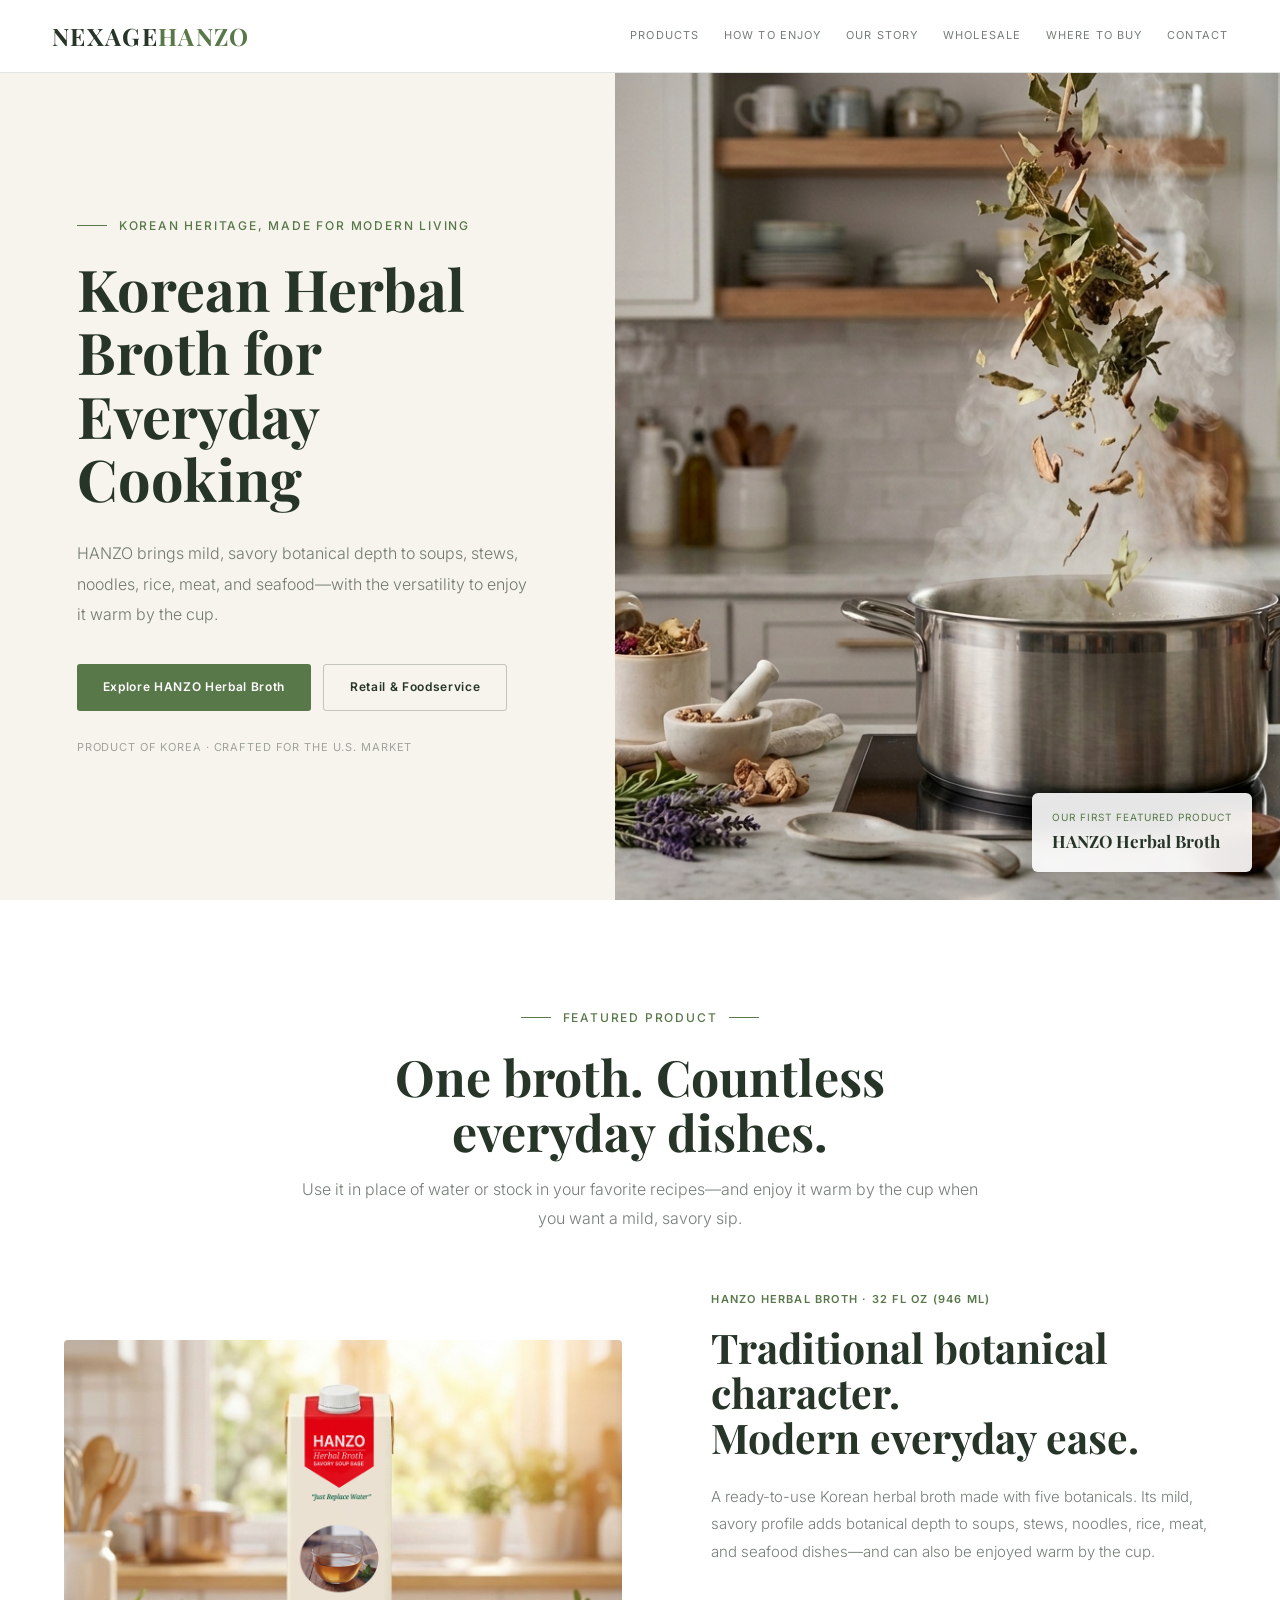
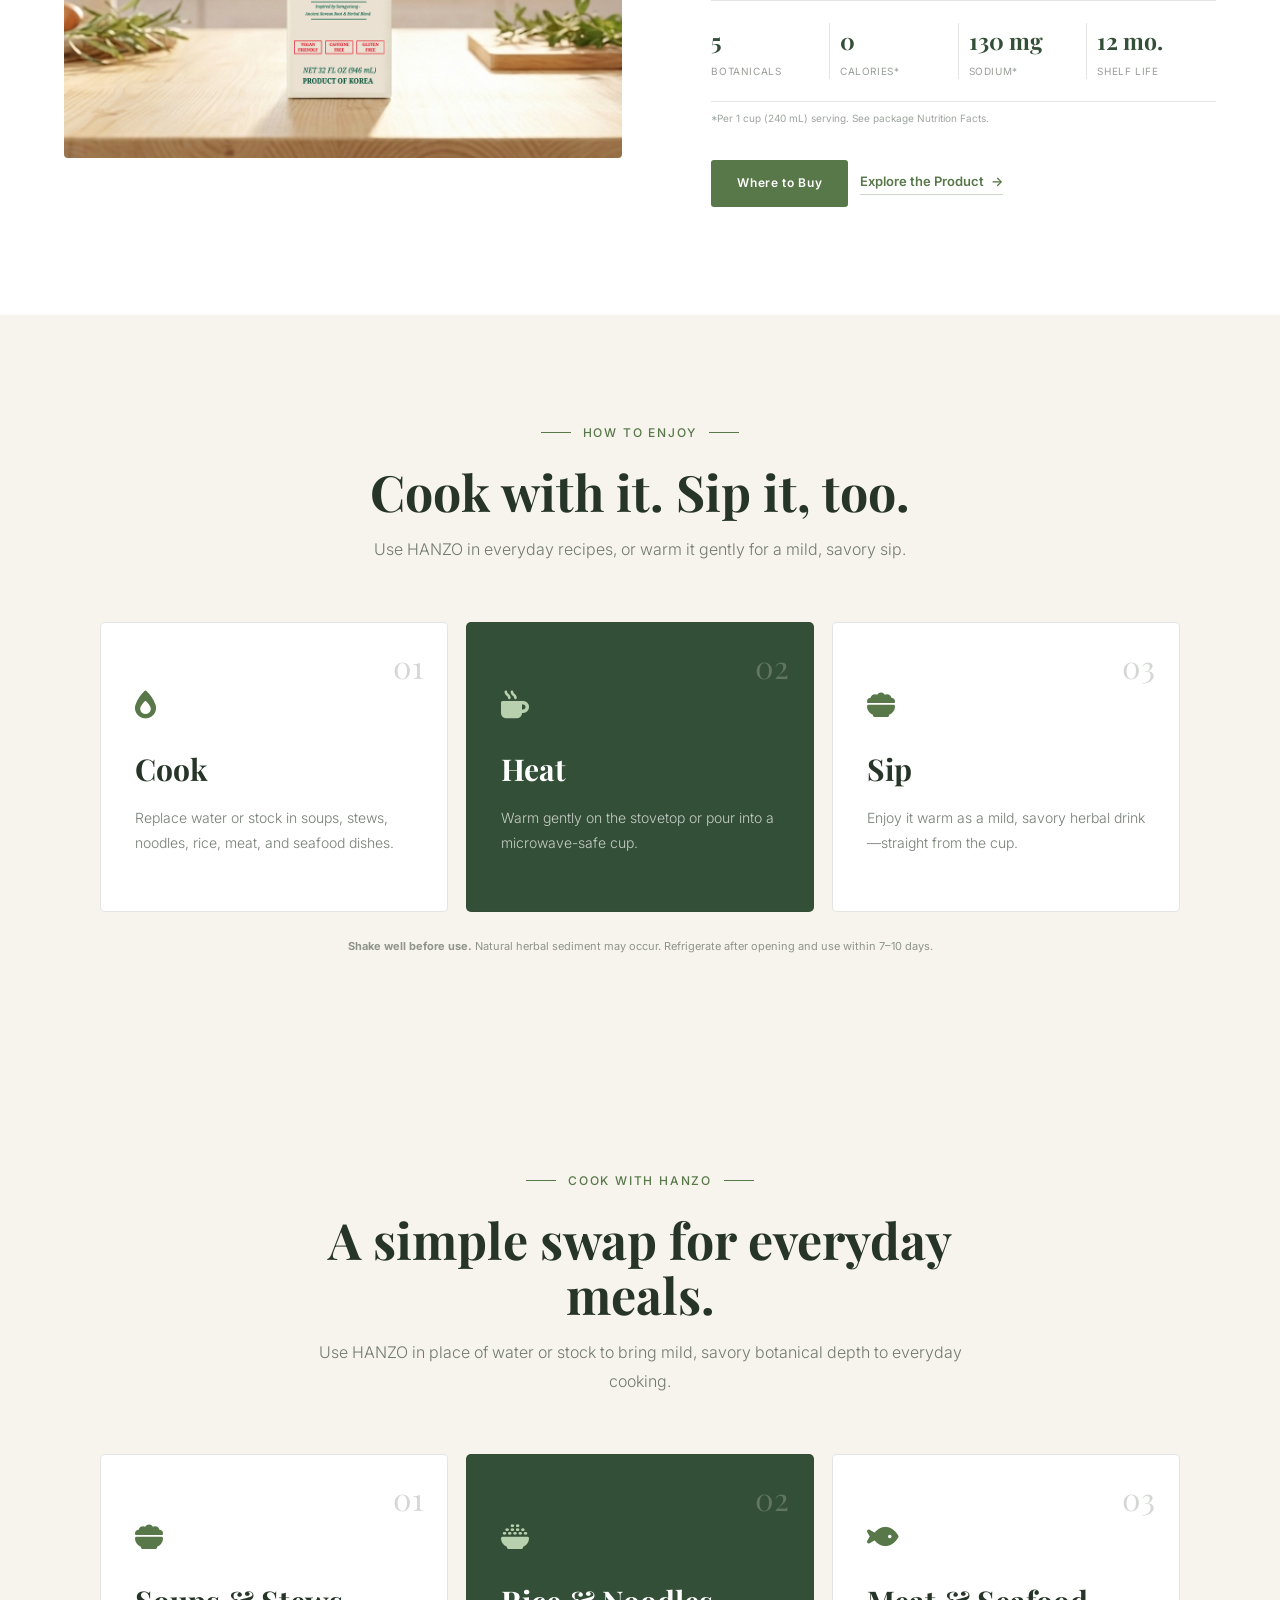
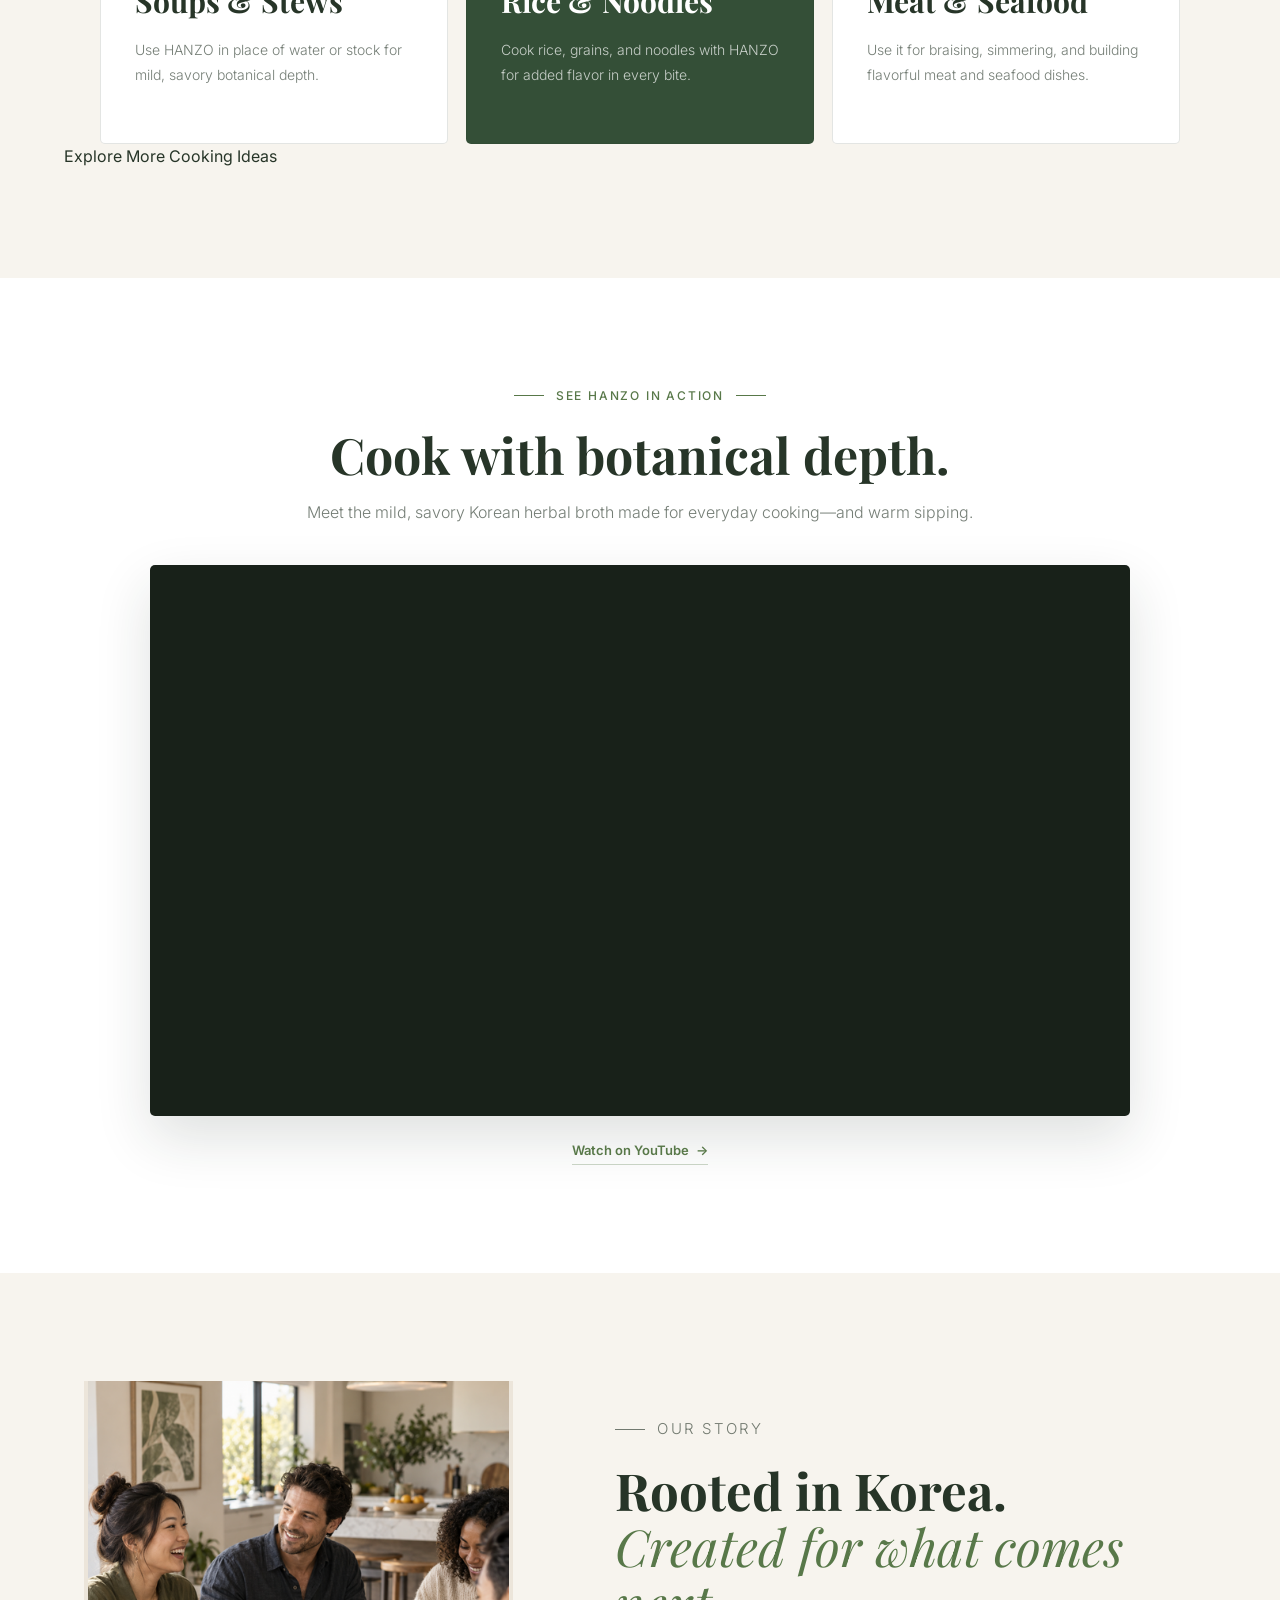
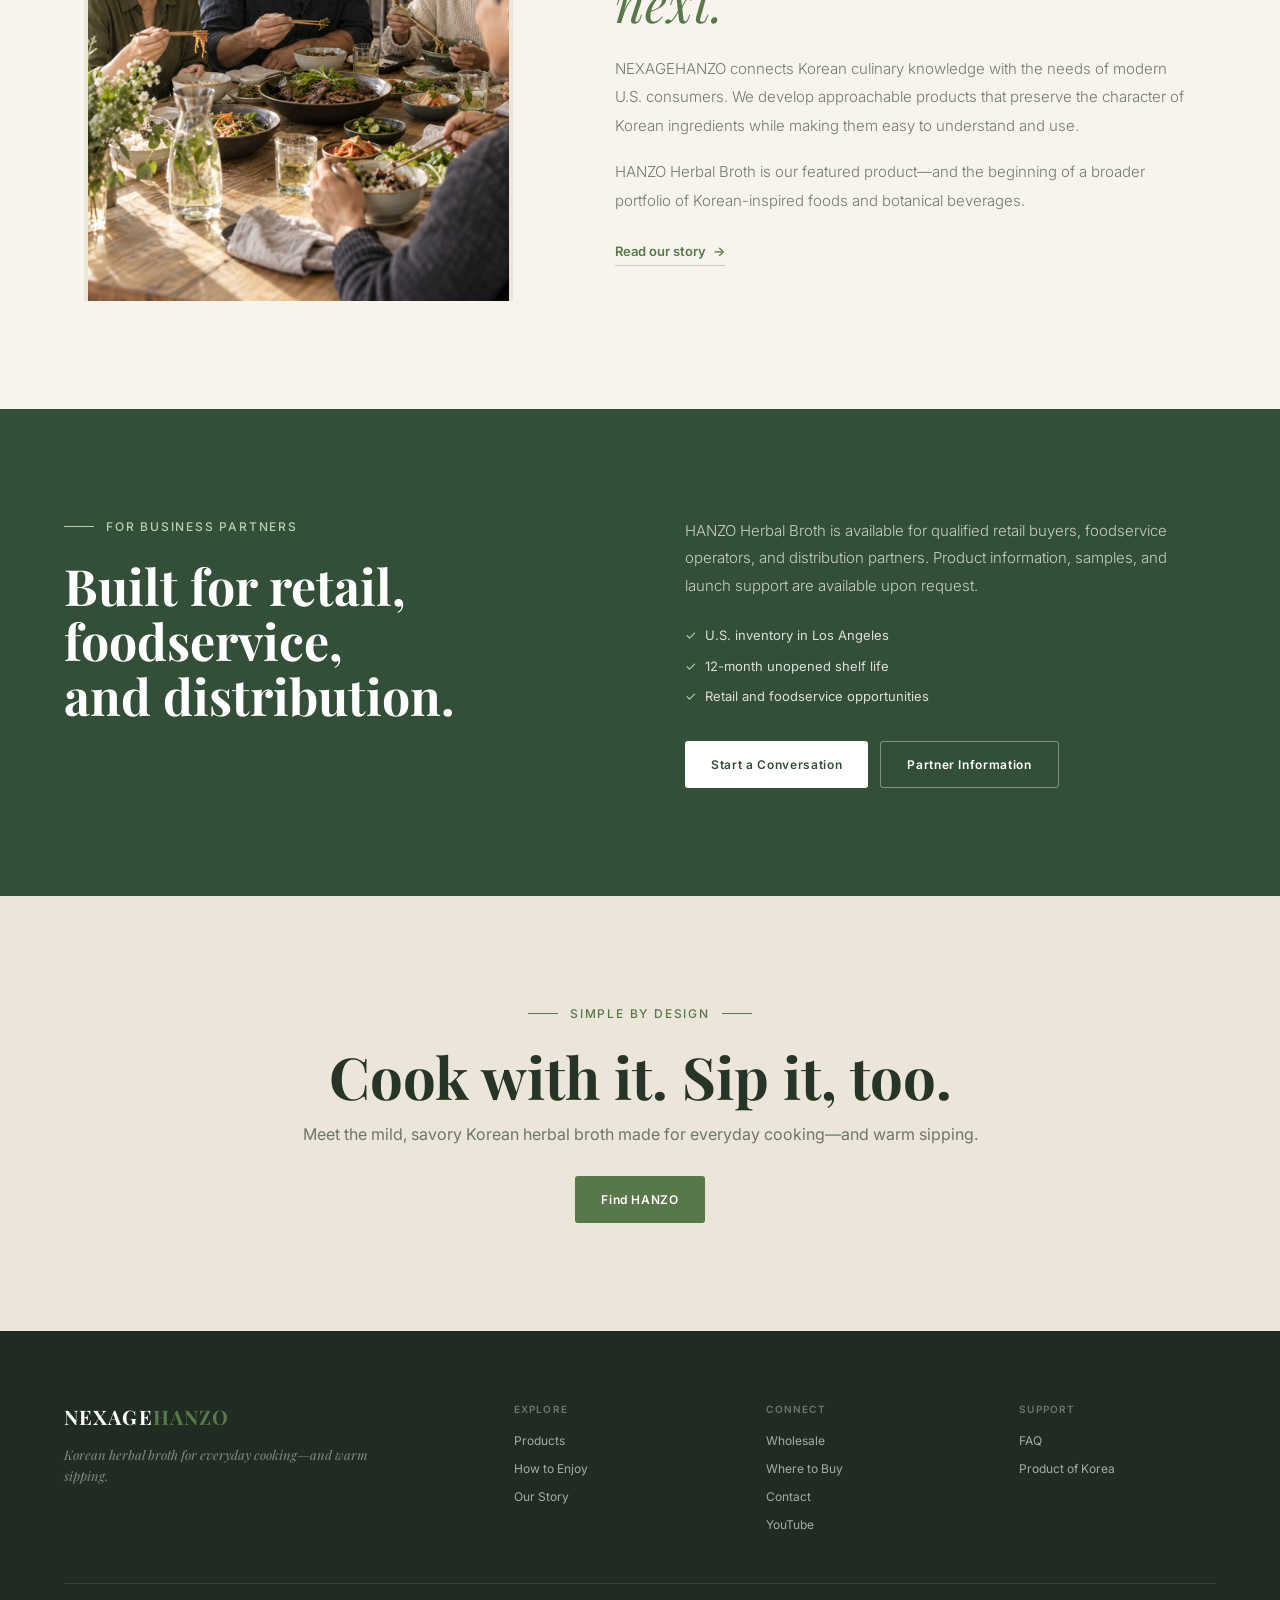
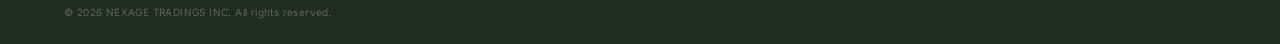
<file: index.html>
<!DOCTYPE html>
<html lang="en">
<head>
  <script async src="https://www.googletagmanager.com/gtag/js?id=G-EFFN74LZX8"></script>
  <script>
    window.dataLayer = window.dataLayer || [];
    function gtag(){dataLayer.push(arguments);}
    gtag('js', new Date());
    gtag('config', 'G-EFFN74LZX8');
  </script>
  <meta charset="UTF-8">
  <meta name="viewport" content="width=device-width, initial-scale=1.0">
  <meta name="google-site-verification" content="KZXtI2nKQf4dhPu3jRp8oE7DgkKAVm8YcLb8Xx-caw">
  <title>HANZO Korean Herbal Broth for Cooking | NEXAGEHANZO</title>
  <meta name="description" content="Discover HANZO Herbal Broth, a mild, savory Korean broth made with five botanicals for everyday cooking&mdash;and also enjoyable warm by the cup.">
  <link rel="canonical" href="https://nexagehanzo.com/">
  <meta name="keywords" content="Korean herbal broth, botanical beverage, cooking broth, HANZO, Korean food, foodservice, wholesale">
  <link rel="preconnect" href="https://fonts.googleapis.com">
  <link rel="preconnect" href="https://fonts.gstatic.com" crossorigin>
  <link href="https://fonts.googleapis.com/css2?family=Playfair+Display:ital,wght@0,600;0,700;1,400&amp;family=Inter:wght@300;400;500;600&amp;display=swap" rel="stylesheet">
  <link rel="stylesheet" href="https://cdnjs.cloudflare.com/ajax/libs/font-awesome/6.5.0/css/all.min.css">
  <link rel="stylesheet" href="style.css">
</head>
<body>
  <header class="site-header">
    <div class="header-inner">
      <a href="index.html" class="logo" aria-label="NEXAGEHANZO home">NEXAGE<span>HANZO</span></a>
      <nav class="nav-links" aria-label="Main navigation">
        <a href="product.html">Products</a>
        <a href="#enjoy">How to Enjoy</a>
        <a href="#story">Our Story</a>
        <a href="#wholesale">Wholesale</a>
        <a href="where-to-buy.html">Where to Buy</a>
        <a href="contact.html">Contact</a>
      </nav>
      <button class="hamburger" id="hamburger" aria-label="Open menu">
        <span></span><span></span><span></span>
      </button>
    </div>
    <div class="mobile-menu" id="mobileMenu">
      <a href="product.html">Products</a>
      <a href="#enjoy">How to Enjoy</a>
      <a href="#story">Our Story</a>
      <a href="#wholesale">Wholesale</a>
      <a href="where-to-buy.html">Where to Buy</a>
      <a href="contact.html">Contact</a>
    </div>
  </header>
  <div class="header-spacer"></div>

  <main>
    <section class="brand-hero" id="home">
      <div class="brand-hero-copy">
        <p class="eyebrow"><span></span>Korean heritage, made for modern living</p>
        <h1>Korean Herbal Broth for Everyday Cooking</h1>
        <p class="hero-lead">HANZO brings mild, savory botanical depth to soups, stews, noodles, rice, meat, and seafood&mdash;with the versatility to enjoy it warm by the cup.</p>
        <div class="hero-actions">
          <a class="button button-primary" href="product.html">Explore HANZO Herbal Broth</a>
          <a class="button button-secondary" href="#wholesale">Retail &amp; Foodservice</a>
        </div>
        <p class="hero-note">Product of Korea · Crafted for the U.S. market</p>
      </div>
      <div class="brand-hero-visual">
        <img src="images/herb &amp; pot.png" alt="Korean botanicals over a cooking pot in a modern kitchen">
        <div class="hero-caption"><span>Our first featured product</span><strong>HANZO Herbal Broth</strong></div>
      </div>
    </section>

    <section class="featured-product section" id="products">
      <div class="section-heading centered">
        <p class="eyebrow"><span></span>Featured product<span></span></p>
        <h2>One broth. Countless everyday dishes.</h2>
        <p>Use it in place of water or stock in your favorite recipes&mdash;and enjoy it warm by the cup when you want a mild, savory sip.</p>
      </div>
      <div class="featured-grid">
        <div class="featured-image"><img src="images/package mockup1.png" alt="HANZO Herbal Broth carton in a bright kitchen"></div>
        <div class="featured-copy">
          <p class="product-label">HANZO Herbal Broth · 32 fl oz (946 mL)</p>
          <h3>Traditional botanical character.<br>Modern everyday ease.</h3>
          <p>A ready-to-use Korean herbal broth made with five botanicals. Its mild, savory profile adds botanical depth to soups, stews, noodles, rice, meat, and seafood dishes&mdash;and can also be enjoyed warm by the cup.</p>
          <div class="product-facts" aria-label="Product highlights">
            <div><strong>5</strong><span>Botanicals</span></div>
            <div><strong>0</strong><span>Calories*</span></div>
            <div><strong>130 mg</strong><span>Sodium*</span></div>
            <div><strong>12 mo.</strong><span>Shelf Life</span></div>
          </div>
          <p class="facts-note">*Per 1 cup (240 mL) serving. See package Nutrition Facts.</p>
          <div class="product-actions">
            <a class="button button-primary" href="where-to-buy.html">Where to Buy</a>
            <a class="text-link" href="product.html">Explore the Product <span>→</span></a>
          </div>
        </div>
      </div>
    </section>

    <section class="enjoy section" id="enjoy">
      <div class="section-heading centered">
        <p class="eyebrow"><span></span>How to enjoy<span></span></p>
        <h2>Cook with it. Sip it, too.</h2>
        <p>Use HANZO in everyday recipes, or warm it gently for a mild, savory sip.</p>
      </div>
      <div class="enjoy-grid">
        <article class="enjoy-card"><span class="step-number">01</span><i class="fa-solid fa-fire-flame-simple" aria-hidden="true"></i><h3>Cook</h3><p>Replace water or stock in soups, stews, noodles, rice, meat, and seafood dishes.</p></article>
        <article class="enjoy-card featured"><span class="step-number">02</span><i class="fa-solid fa-mug-hot" aria-hidden="true"></i><h3>Heat</h3><p>Warm gently on the stovetop or pour into a microwave-safe cup.</p></article>
        <article class="enjoy-card"><span class="step-number">03</span><i class="fa-solid fa-bowl-food" aria-hidden="true"></i><h3>Sip</h3><p>Enjoy it warm as a mild, savory herbal drink&mdash;straight from the cup.</p></article>
      </div>
      <p class="use-note"><strong>Shake well before use.</strong> Natural herbal sediment may occur. Refrigerate after opening and use within 7–10 days.</p>
    </section>

    <section class="cooking-ideas section" id="cooking-ideas">
      <div class="section-heading centered">
        <p class="eyebrow"><span></span>COOK WITH HANZO<span></span></p>
        <h2>A simple swap for everyday meals.</h2>
        <p>Use HANZO in place of water or stock to bring mild, savory botanical depth to everyday cooking.</p>
      </div>

      <div class="enjoy-grid">
        <article class="enjoy-card">
          <span class="step-number">01</span>
          <i class="fa-solid fa-bowl-food" aria-hidden="true"></i>
          <h3>Soups &amp; Stews</h3>
          <p>Use HANZO in place of water or stock for mild, savory botanical depth.</p>
        </article>

        <article class="enjoy-card featured">
          <span class="step-number">02</span>
          <i class="fa-solid fa-bowl-rice" aria-hidden="true"></i>
          <h3>Rice &amp; Noodles</h3>
          <p>Cook rice, grains, and noodles with HANZO for added flavor in every bite.</p>
        </article>

        <article class="enjoy-card">
          <span class="step-number">03</span>
          <i class="fa-solid fa-fish" aria-hidden="true"></i>
          <h3>Meat &amp; Seafood</h3>
          <p>Use it for braising, simmering, and building flavorful meat and seafood dishes.</p>
        </article>
      </div>

      <div class="section-action">
        <a href="product.html#ways-to-cook" class="btn btn-primary">
          Explore More Cooking Ideas
        </a>
      </div>
    </section>

    <section class="brand-film section" id="brand-film">
      <div class="section-heading centered">
        <p class="eyebrow"><span></span>See HANZO in action<span></span></p>
        <h2>Cook with botanical depth.</h2>
        <p>Meet the mild, savory Korean herbal broth made for everyday cooking&mdash;and warm sipping.</p>
      </div>
      <div class="video-frame">
        <iframe
          src="https://www.youtube-nocookie.com/embed/nZVkIsXt2qI?rel=0"
          title="HANZO Herbal Broth — Cook with botanical depth."
          loading="lazy"
          allow="accelerometer; autoplay; clipboard-write; encrypted-media; gyroscope; picture-in-picture; web-share"
          referrerpolicy="strict-origin-when-cross-origin"
          allowfullscreen>
        </iframe>
      </div>
      <a class="text-link video-link" href="https://youtu.be/nZVkIsXt2qI" target="_blank" rel="noopener noreferrer">Watch on YouTube <span>→</span></a>
    </section>

    <section class="story section" id="story">
      <div class="story-visual"><img src="images/1.png?v=20260922" alt="Friends sharing a Korean-inspired meal"></div>
      <div class="story-copy">
        <p class="eyebrow"><span></span>Our story</p>
        <h2>Rooted in Korea.<br><em>Created for what comes next.</em></h2>
        <p>NEXAGEHANZO connects Korean culinary knowledge with the needs of modern U.S. consumers. We develop approachable products that preserve the character of Korean ingredients while making them easy to understand and use.</p>
        <p>HANZO Herbal Broth is our featured product—and the beginning of a broader portfolio of Korean-inspired foods and botanical beverages.</p>
        <a class="text-link" href="story.html">Read our story <span>→</span></a>
      </div>
    </section>

    <section class="wholesale section" id="wholesale">
      <div class="wholesale-inner">
        <div><p class="eyebrow light"><span></span>For business partners</p><h2>Built for retail, foodservice,<br>and distribution.</h2></div>
        <div class="wholesale-copy">
          <p>HANZO Herbal Broth is available for qualified retail buyers, foodservice operators, and distribution partners. Product information, samples, and launch support are available upon request.</p>
          <ul><li>U.S. inventory in Los Angeles</li><li>12-month unopened shelf life</li><li>Retail and foodservice opportunities</li></ul>
          <div class="wholesale-actions">
            <a class="button button-light" href="contact.html">Start a Conversation</a>
            <a class="button button-outline-light" href="where-to-buy.html">Partner Information</a>
          </div>
        </div>
      </div>
    </section>

    <section class="final-cta section">
      <p class="eyebrow"><span></span>Simple by design<span></span></p>
      <h2>Cook with it. Sip it, too.</h2>
      <p>Meet the mild, savory Korean herbal broth made for everyday cooking&mdash;and warm sipping.</p>
      <a class="button button-primary" href="where-to-buy.html">Find HANZO</a>
    </section>
  </main>

  <footer class="site-footer">
    <div class="footer-inner">
      <div class="footer-brand"><a href="index.html" class="footer-logo">NEXAGE<span>HANZO</span></a><p>Korean herbal broth for everyday cooking&mdash;and warm sipping.</p></div>
      <div class="footer-nav-group"><p class="footer-title">Explore</p><a href="product.html">Products</a><a href="#enjoy">How to Enjoy</a><a href="story.html">Our Story</a></div>
      <div class="footer-nav-group"><p class="footer-title">Connect</p><a href="#wholesale">Wholesale</a><a href="where-to-buy.html">Where to Buy</a><a href="contact.html">Contact</a><a href="https://www.youtube.com/@NEXAGETRADINGS" target="_blank" rel="noopener noreferrer">YouTube</a></div>
      <div class="footer-nav-group"><p class="footer-title">Support</p><a href="FAQ.html">FAQ</a><span>Product of Korea</span></div>
    </div>
    <div class="footer-bottom"><p>© 2026 NEXAGE TRADINGS INC. All rights reserved.</p></div>
  </footer>
  <script src="script.js"></script>
</body>
</html>
</file>
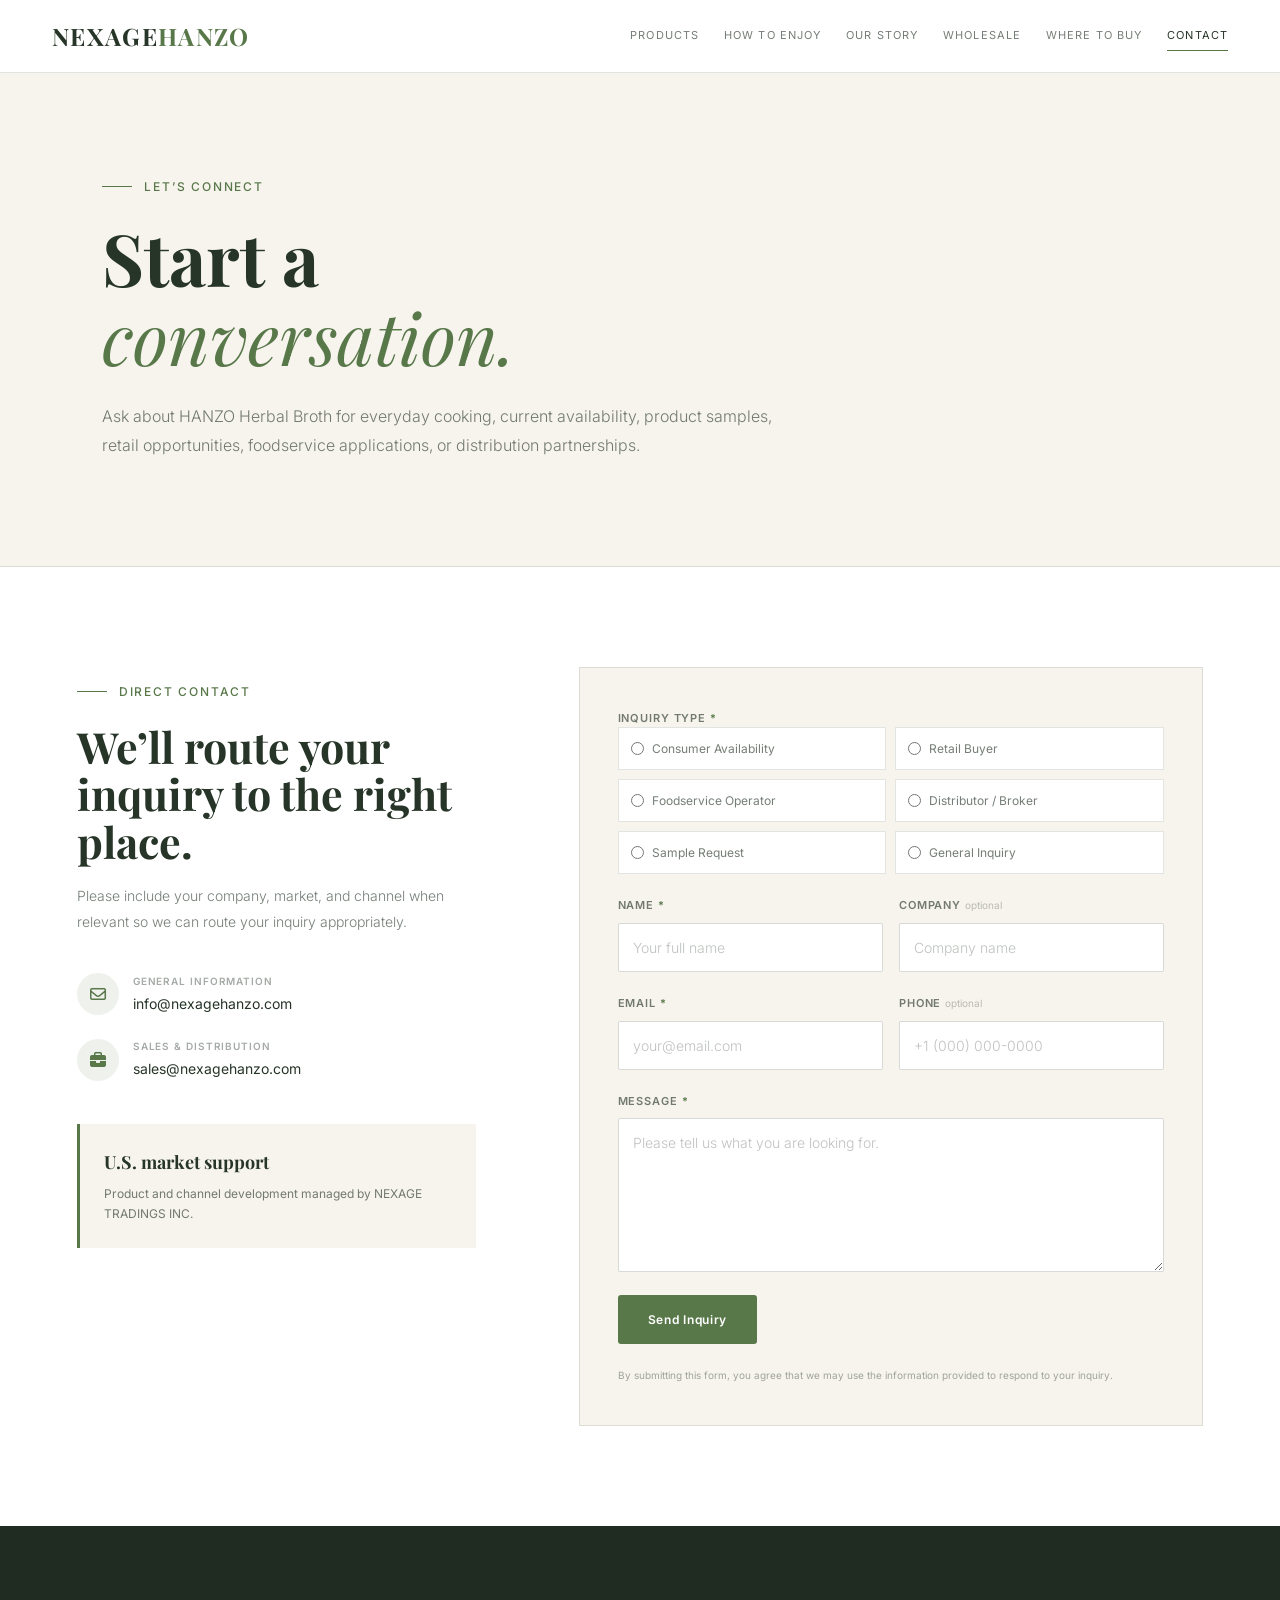
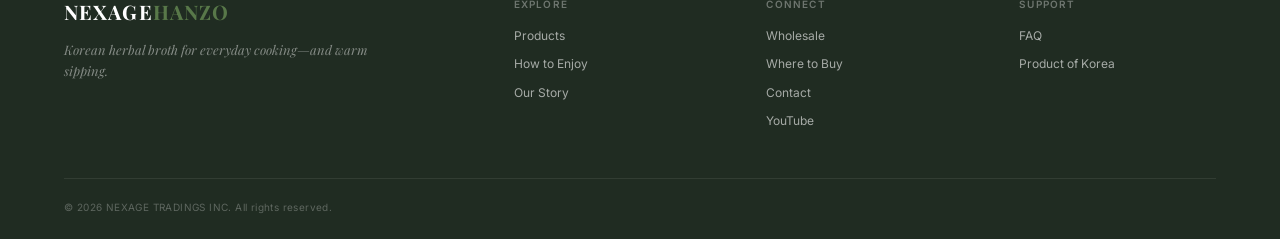
<file: contact.html>
<!DOCTYPE html>
<html lang="en">
<head>
  <meta charset="UTF-8" />
  <meta name="viewport" content="width=device-width, initial-scale=1.0" />
  <meta name="description" content="Contact NEXAGEHANZO about HANZO Herbal Broth for everyday cooking, product availability, samples, retail, foodservice, or distribution." />
  <link rel="canonical" href="https://nexagehanzo.com/contact">
  <title>Contact | NEXAGEHANZO</title>
  <link rel="preconnect" href="https://fonts.googleapis.com">
  <link rel="preconnect" href="https://fonts.gstatic.com" crossorigin>
  <link href="https://fonts.googleapis.com/css2?family=Playfair+Display:ital,wght@0,600;0,700;1,400&amp;family=Inter:wght@300;400;500;600&amp;display=swap" rel="stylesheet">
  <link rel="stylesheet" href="https://cdnjs.cloudflare.com/ajax/libs/font-awesome/6.5.0/css/all.min.css">
  <link rel="stylesheet" href="style.css" />
  <link rel="stylesheet" href="contact.css" />
</head>
<body>
  <header class="site-header">
    <div class="header-inner">
      <a href="index.html" class="logo" aria-label="NEXAGEHANZO home">NEXAGE<span>HANZO</span></a>
      <nav class="nav-links" aria-label="Main navigation">
        <a href="product.html">Products</a><a href="index.html#enjoy">How to Enjoy</a><a href="story.html">Our Story</a><a href="index.html#wholesale">Wholesale</a><a href="where-to-buy.html">Where to Buy</a><a href="contact.html" class="nav-active">Contact</a>
      </nav>
      <button class="hamburger" id="hamburger" aria-label="Open menu"><span></span><span></span><span></span></button>
    </div>
    <div class="mobile-menu" id="mobileMenu">
      <a href="product.html">Products</a><a href="index.html#enjoy">How to Enjoy</a><a href="story.html">Our Story</a><a href="index.html#wholesale">Wholesale</a><a href="where-to-buy.html">Where to Buy</a><a href="contact.html">Contact</a>
    </div>
  </header>
  <div class="header-spacer"></div>

  <main>
    <section class="contact-hero">
      <div class="contact-hero-inner">
        <p class="eyebrow"><span></span>Let’s connect</p>
        <h1>Start a<br><em>conversation.</em></h1>
        <p>Ask about HANZO Herbal Broth for everyday cooking, current availability, product samples, retail opportunities, foodservice applications, or distribution partnerships.</p>
      </div>
    </section>

    <section class="contact-section">
      <div class="contact-inner">
        <aside class="contact-info">
          <p class="eyebrow"><span></span>Direct contact</p>
          <h2>We’ll route your inquiry to the right place.</h2>
          <p class="contact-intro">Please include your company, market, and channel when relevant so we can route your inquiry appropriately.</p>
          <div class="contact-detail">
            <div class="contact-detail-icon"><i class="fa-regular fa-envelope"></i></div>
            <div><span>General information</span><a href="mailto:info@nexagehanzo.com">info@nexagehanzo.com</a></div>
          </div>
          <div class="contact-detail">
            <div class="contact-detail-icon"><i class="fa-solid fa-briefcase"></i></div>
            <div><span>Sales &amp; distribution</span><a href="mailto:sales@nexagehanzo.com">sales@nexagehanzo.com</a></div>
          </div>
          <div class="contact-note"><strong>U.S. market support</strong><p>Product and channel development managed by NEXAGE TRADINGS INC.</p></div>
        </aside>

        <div class="contact-form-wrap">
          <form name="contact" method="POST" data-netlify="true" netlify-honeypot="bot-field" class="contact-form" id="contactForm">
            <input type="hidden" name="form-name" value="contact" />
            <input type="hidden" name="bot-field" />

            <fieldset class="form-group">
              <legend class="form-label">Inquiry type <span class="form-required">*</span></legend>
              <div class="form-radio-group">
                <label class="form-radio"><input type="radio" name="inquiry_type" value="Consumer Availability" required><span>Consumer Availability</span></label>
                <label class="form-radio"><input type="radio" name="inquiry_type" value="Retail Buyer"><span>Retail Buyer</span></label>
                <label class="form-radio"><input type="radio" name="inquiry_type" value="Foodservice Operator"><span>Foodservice Operator</span></label>
                <label class="form-radio"><input type="radio" name="inquiry_type" value="Distributor or Broker"><span>Distributor / Broker</span></label>
                <label class="form-radio"><input type="radio" name="inquiry_type" value="Sample Request"><span>Sample Request</span></label>
                <label class="form-radio"><input type="radio" name="inquiry_type" value="General Inquiry"><span>General Inquiry</span></label>
              </div>
            </fieldset>

            <div class="form-row">
              <div class="form-group"><label class="form-label" for="name">Name <span class="form-required">*</span></label><input type="text" id="name" name="name" class="form-input" placeholder="Your full name" required></div>
              <div class="form-group"><label class="form-label" for="company">Company <span class="form-optional">optional</span></label><input type="text" id="company" name="company" class="form-input" placeholder="Company name"></div>
            </div>
            <div class="form-row">
              <div class="form-group"><label class="form-label" for="email">Email <span class="form-required">*</span></label><input type="email" id="email" name="email" class="form-input" placeholder="your@email.com" required></div>
              <div class="form-group"><label class="form-label" for="phone">Phone <span class="form-optional">optional</span></label><input type="tel" id="phone" name="phone" class="form-input" placeholder="+1 (000) 000-0000"></div>
            </div>
            <div class="form-group"><label class="form-label" for="message">Message <span class="form-required">*</span></label><textarea id="message" name="message" class="form-textarea" placeholder="Please tell us what you are looking for." rows="6" required></textarea></div>

            <button type="submit" class="form-submit" id="submitBtn">Send Inquiry</button>
            <p class="form-privacy">By submitting this form, you agree that we may use the information provided to respond to your inquiry.</p>
            <p class="form-success" id="formSuccess">Thank you. Your inquiry has been sent. We’ll respond as soon as possible.</p>
            <p class="form-error" id="formError">Something went wrong. Please try again or email info@nexagehanzo.com.</p>
          </form>
        </div>
      </div>
    </section>
  </main>

  <footer class="site-footer">
    <div class="footer-inner">
      <div class="footer-brand"><a href="index.html" class="footer-logo">NEXAGE<span>HANZO</span></a><p>Korean herbal broth for everyday cooking&mdash;and warm sipping.</p></div>
      <div class="footer-nav-group"><p class="footer-title">Explore</p><a href="product.html">Products</a><a href="index.html#enjoy">How to Enjoy</a><a href="story.html">Our Story</a></div>
      <div class="footer-nav-group"><p class="footer-title">Connect</p><a href="index.html#wholesale">Wholesale</a><a href="where-to-buy.html">Where to Buy</a><a href="contact.html">Contact</a><a href="https://www.youtube.com/@NEXAGETRADINGS" target="_blank" rel="noopener noreferrer">YouTube</a></div>
      <div class="footer-nav-group"><p class="footer-title">Support</p><a href="FAQ.html">FAQ</a><span>Product of Korea</span></div>
    </div>
    <div class="footer-bottom"><p>© 2026 NEXAGE TRADINGS INC. All rights reserved.</p></div>
  </footer>
  <script src="script.js"></script>
  <script src="contact.js"></script>
</body>
</html>
</file>
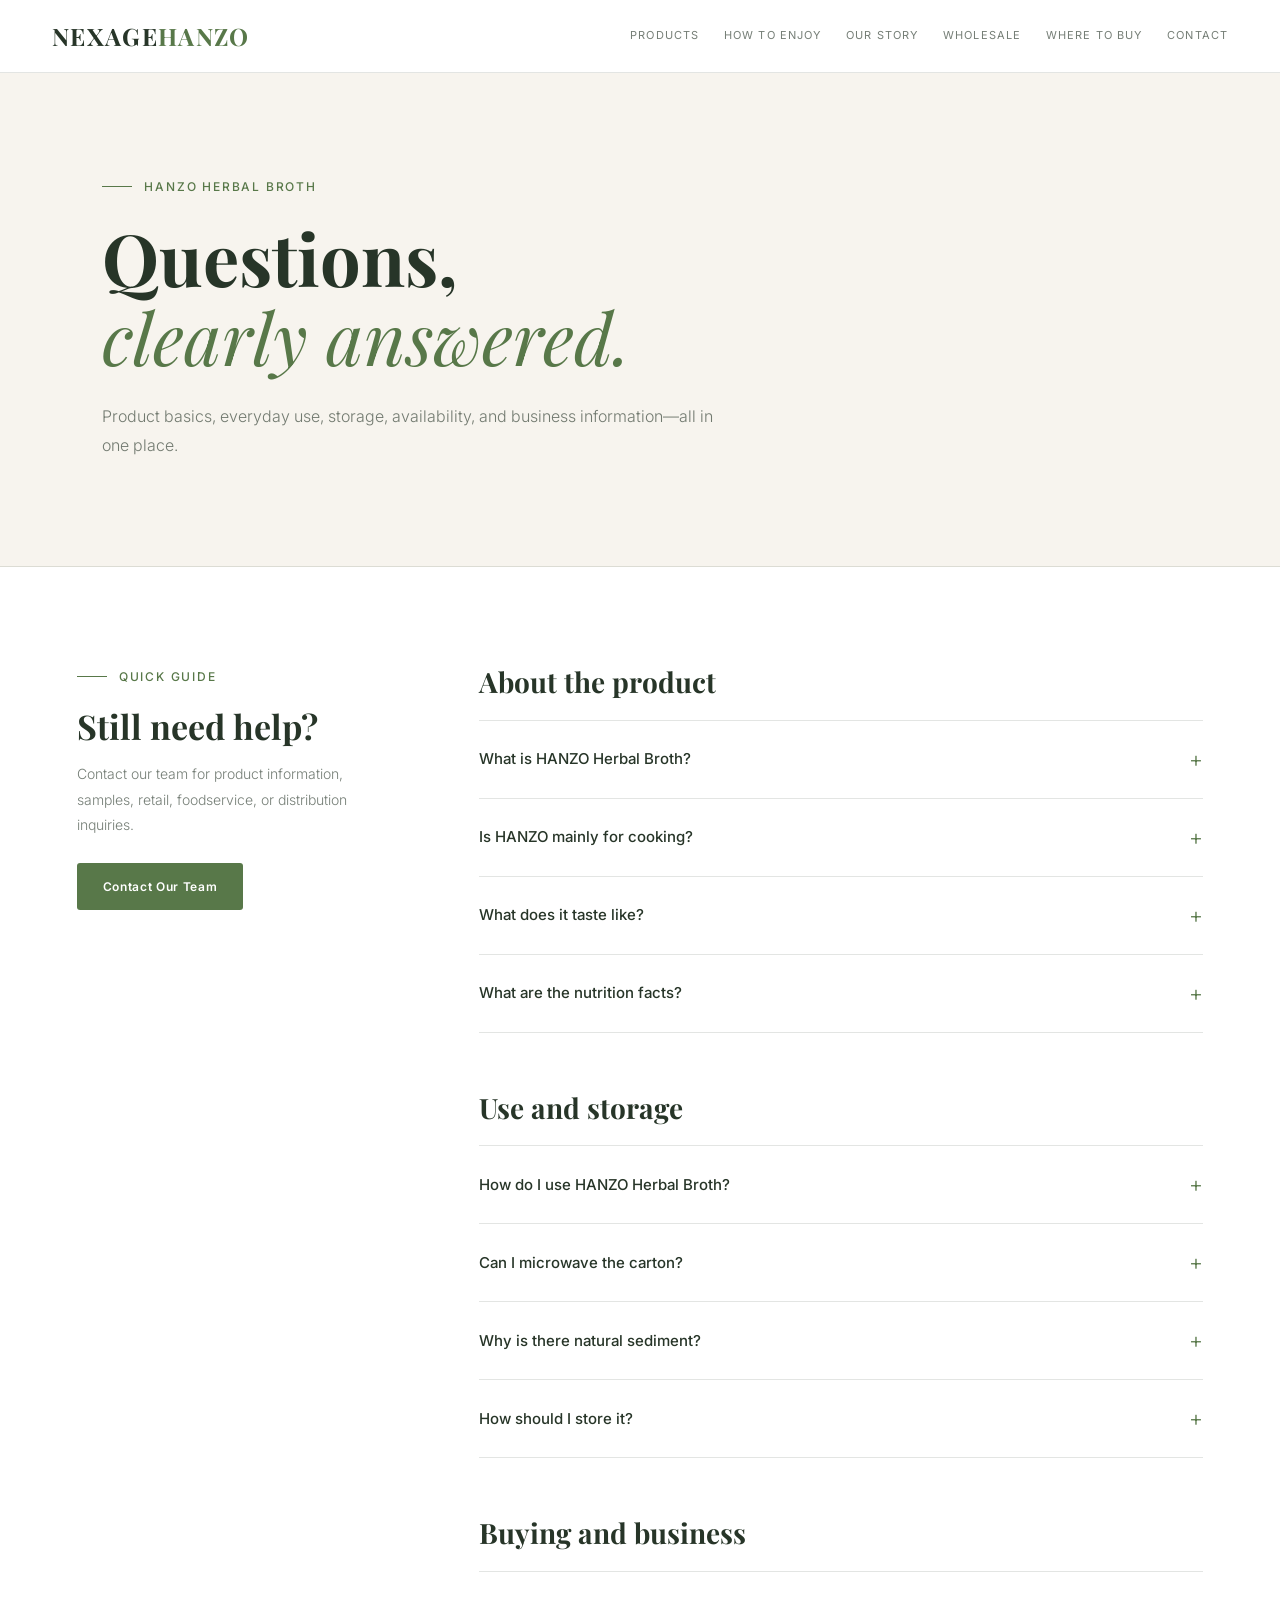
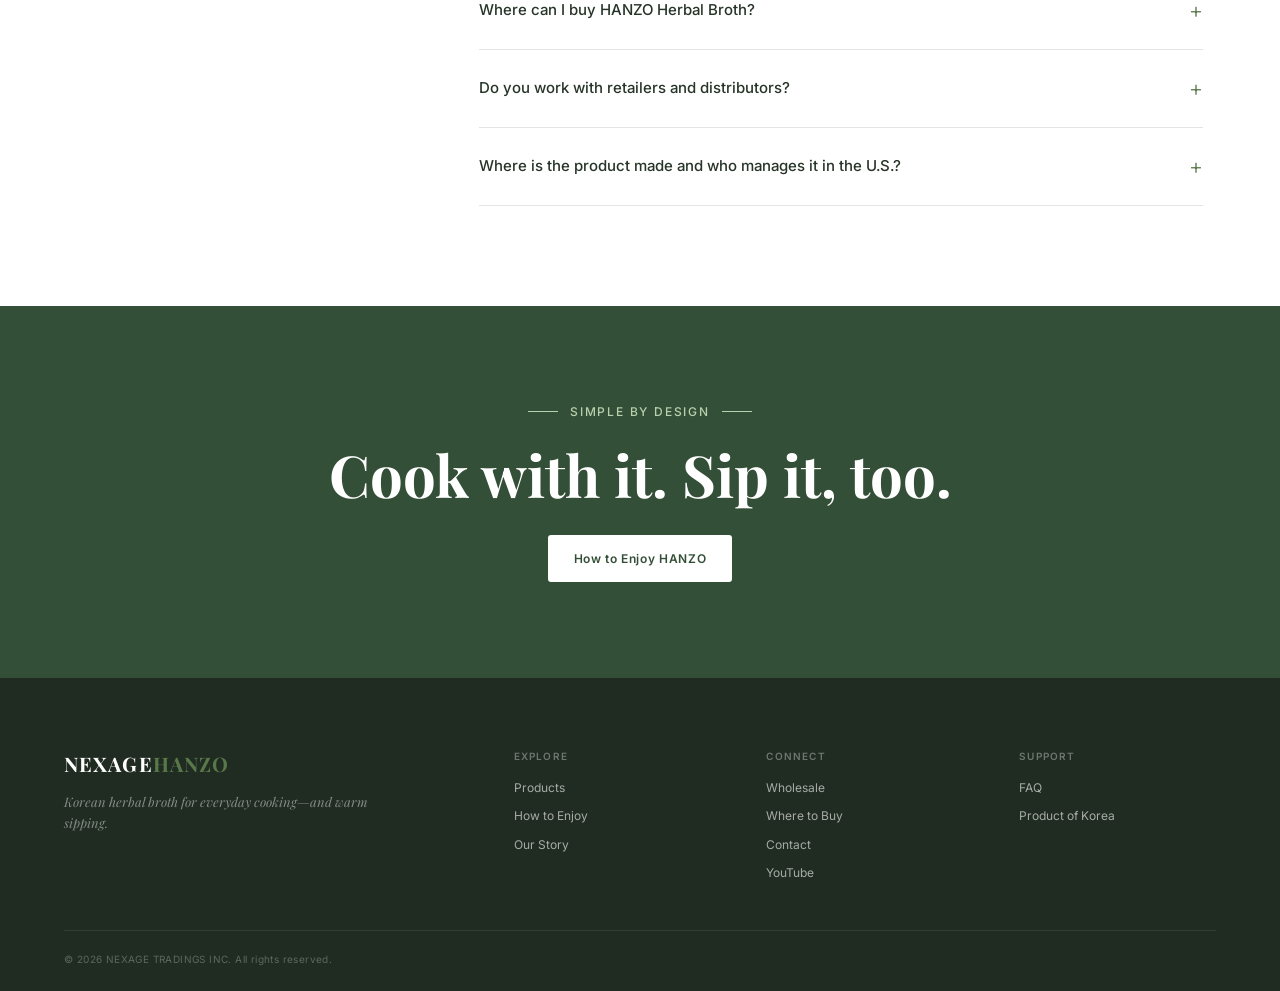
<file: FAQ.html>
<!DOCTYPE html>
<html lang="en">
<head>
  <meta charset="UTF-8" />
  <meta name="viewport" content="width=device-width, initial-scale=1.0" />
  <meta name="description" content="Find answers about HANZO Herbal Broth, including cooking uses, warm sipping, storage, nutrition, availability, and business inquiries." />
  <link rel="canonical" href="https://nexagehanzo.com/faq">
  <title>FAQ | HANZO Herbal Broth</title>
  <link rel="preconnect" href="https://fonts.googleapis.com">
  <link rel="preconnect" href="https://fonts.gstatic.com" crossorigin>
  <link href="https://fonts.googleapis.com/css2?family=Playfair+Display:ital,wght@0,600;0,700;1,400&amp;family=Inter:wght@300;400;500;600&amp;display=swap" rel="stylesheet">
  <link rel="stylesheet" href="style.css" />
  <link rel="stylesheet" href="FAQ.css" />
</head>
<body>
  <header class="site-header">
    <div class="header-inner">
      <a href="index.html" class="logo" aria-label="NEXAGEHANZO home">NEXAGE<span>HANZO</span></a>
      <nav class="nav-links" aria-label="Main navigation">
        <a href="product.html">Products</a><a href="index.html#enjoy">How to Enjoy</a><a href="story.html">Our Story</a><a href="index.html#wholesale">Wholesale</a><a href="where-to-buy.html">Where to Buy</a><a href="contact.html">Contact</a>
      </nav>
      <button class="hamburger" id="hamburger" aria-label="Open menu"><span></span><span></span><span></span></button>
    </div>
    <div class="mobile-menu" id="mobileMenu">
      <a href="product.html">Products</a><a href="index.html#enjoy">How to Enjoy</a><a href="story.html">Our Story</a><a href="index.html#wholesale">Wholesale</a><a href="where-to-buy.html">Where to Buy</a><a href="contact.html">Contact</a>
    </div>
  </header>
  <div class="header-spacer"></div>

  <main>
    <section class="faq-hero">
      <div class="faq-hero-inner">
        <p class="eyebrow"><span></span>HANZO Herbal Broth</p>
        <h1>Questions,<br><em>clearly answered.</em></h1>
        <p>Product basics, everyday use, storage, availability, and business information—all in one place.</p>
      </div>
    </section>

    <section class="faq-content">
      <div class="faq-layout">
        <aside class="faq-aside">
          <p class="eyebrow"><span></span>Quick guide</p>
          <h2>Still need help?</h2>
          <p>Contact our team for product information, samples, retail, foodservice, or distribution inquiries.</p>
          <a class="button button-primary" href="contact.html">Contact Our Team</a>
        </aside>

        <div class="faq-list">
          <section class="faq-group">
            <h2>About the product</h2>
            <article class="faq-item">
              <button class="faq-question" aria-expanded="false"><span>What is HANZO Herbal Broth?</span><span class="faq-icon">+</span></button>
              <div class="faq-answer">
                <p>HANZO Herbal Broth is a ready-to-use Korean herbal broth made with five botanicals for 
                     everyday cooking. Use it in place of water or stock in soups, stews, rice, grains, noodles, 
                     vegetables, tofu, meat, and seafood dishes. It can also be warmed and enjoyed by the cup.</p>
              </div>
            </article>
            <article class="faq-item">
              <button class="faq-question" aria-expanded="false"><span>Is HANZO mainly for cooking?</span><span class="faq-icon">+</span></button>
              <div class="faq-answer"><p>Yes. HANZO is designed primarily as a ready-to-use cooking broth. Use it in place of water or stock in your favorite recipes. It can also be warmed and enjoyed as a mild, savory herbal drink.</p></div>
            </article>
            <article class="faq-item">
              <button class="faq-question" aria-expanded="false"><span>What does it taste like?</span><span class="faq-icon">+</span></button>
              <div class="faq-answer"><p>It has a mild, savory, and subtly herbal character. The flavor is designed to add botanical depth without overpowering the other ingredients in a dish.</p></div>
            </article>
            <article class="faq-item">
              <button class="faq-question" aria-expanded="false"><span>What are the nutrition facts?</span><span class="faq-icon">+</span></button>
              <div class="faq-answer"><p>Each 1 cup (240 mL) serving has 0 calories and 130 mg of sodium. Always refer to the package Nutrition Facts and ingredient statement for the most complete and current information.</p></div>
            </article>
          </section>

          <section class="faq-group">
            <h2>Use and storage</h2>
            <article class="faq-item">
              <button class="faq-question" aria-expanded="false"><span>How do I use HANZO Herbal Broth?</span><span class="faq-icon">+</span></button>
              <div class="faq-answer">
                <p>Use HANZO anywhere you would normally use water or stock. Try it in soups, stews, rice, 
                  grains, noodles, braised dishes, vegetables, tofu, meat, and seafood. For sipping, warm it gently 
                  and enjoy it by the cup.</p>
              </div>
            </article>
            <article class="faq-item">
              <button class="faq-question" aria-expanded="false"><span>Can I microwave the carton?</span><span class="faq-icon">+</span></button>
              <div class="faq-answer"><p>No. Pour the desired amount into a microwave-safe cup or container, or warm it gently on the stovetop.</p></div>
            </article>
            <article class="faq-item">
              <button class="faq-question" aria-expanded="false"><span>Why is there natural sediment?</span><span class="faq-icon">+</span></button>
              <div class="faq-answer"><p>Natural herbal sediment may occur in this style of broth. Shake the carton well before use.</p></div>
            </article>
            <article class="faq-item">
              <button class="faq-question" aria-expanded="false"><span>How should I store it?</span><span class="faq-icon">+</span></button>
              <div class="faq-answer"><p>Store unopened cartons in a cool, dry place. Refrigerate after opening and use within 7–10 days. The unopened shelf life is 12 months; check the package date for your carton.</p></div>
            </article>
          </section>

          <section class="faq-group">
            <h2>Buying and business</h2>
            <article class="faq-item">
              <button class="faq-question" aria-expanded="false"><span>Where can I buy HANZO Herbal Broth?</span><span class="faq-icon">+</span></button>
              <div class="faq-answer"><p>Availability is expanding. Visit our <a href="where-to-buy.html">Where to Buy</a> page for current information, or contact us for assistance.</p></div>
            </article>
            <article class="faq-item">
              <button class="faq-question" aria-expanded="false"><span>Do you work with retailers and distributors?</span><span class="faq-icon">+</span></button>
              <div class="faq-answer"><p>Yes. We welcome inquiries from qualified retail buyers, foodservice operators, brokers, and distribution partners. Product information and sample support are available upon request.</p></div>
            </article>
            <article class="faq-item">
              <button class="faq-question" aria-expanded="false"><span>Where is the product made and who manages it in the U.S.?</span><span class="faq-icon">+</span></button>
              <div class="faq-answer"><p>HANZO Herbal Broth is made in Korea. NEXAGE TRADINGS INC. manages U.S. brand development, market strategy, channel relationships, and product inquiries.</p></div>
            </article>
          </section>
        </div>
      </div>
    </section>

    <section class="faq-cta">
      <p class="eyebrow light"><span></span>Simple by design<span></span></p>
      <h2>Cook with it. Sip it, too.</h2>
      <a class="button button-light" href="index.html#enjoy">How to Enjoy HANZO</a>
    </section>
  </main>

  <footer class="site-footer">
    <div class="footer-inner">
      <div class="footer-brand"><a href="index.html" class="footer-logo">NEXAGE<span>HANZO</span></a><p>Korean herbal broth for everyday cooking&mdash;and warm sipping.</p></div>
      <div class="footer-nav-group"><p class="footer-title">Explore</p><a href="product.html">Products</a><a href="index.html#enjoy">How to Enjoy</a><a href="story.html">Our Story</a></div>
      <div class="footer-nav-group"><p class="footer-title">Connect</p><a href="index.html#wholesale">Wholesale</a><a href="where-to-buy.html">Where to Buy</a><a href="contact.html">Contact</a><a href="https://www.youtube.com/@NEXAGETRADINGS" target="_blank" rel="noopener noreferrer">YouTube</a></div>
      <div class="footer-nav-group"><p class="footer-title">Support</p><a href="FAQ.html">FAQ</a><span>Product of Korea</span></div>
    </div>
    <div class="footer-bottom"><p>© 2026 NEXAGE TRADINGS INC. All rights reserved.</p></div>
  </footer>
  <script src="script.js"></script>
  <script src="FAQ.js"></script>
</body>
</html>
</file>
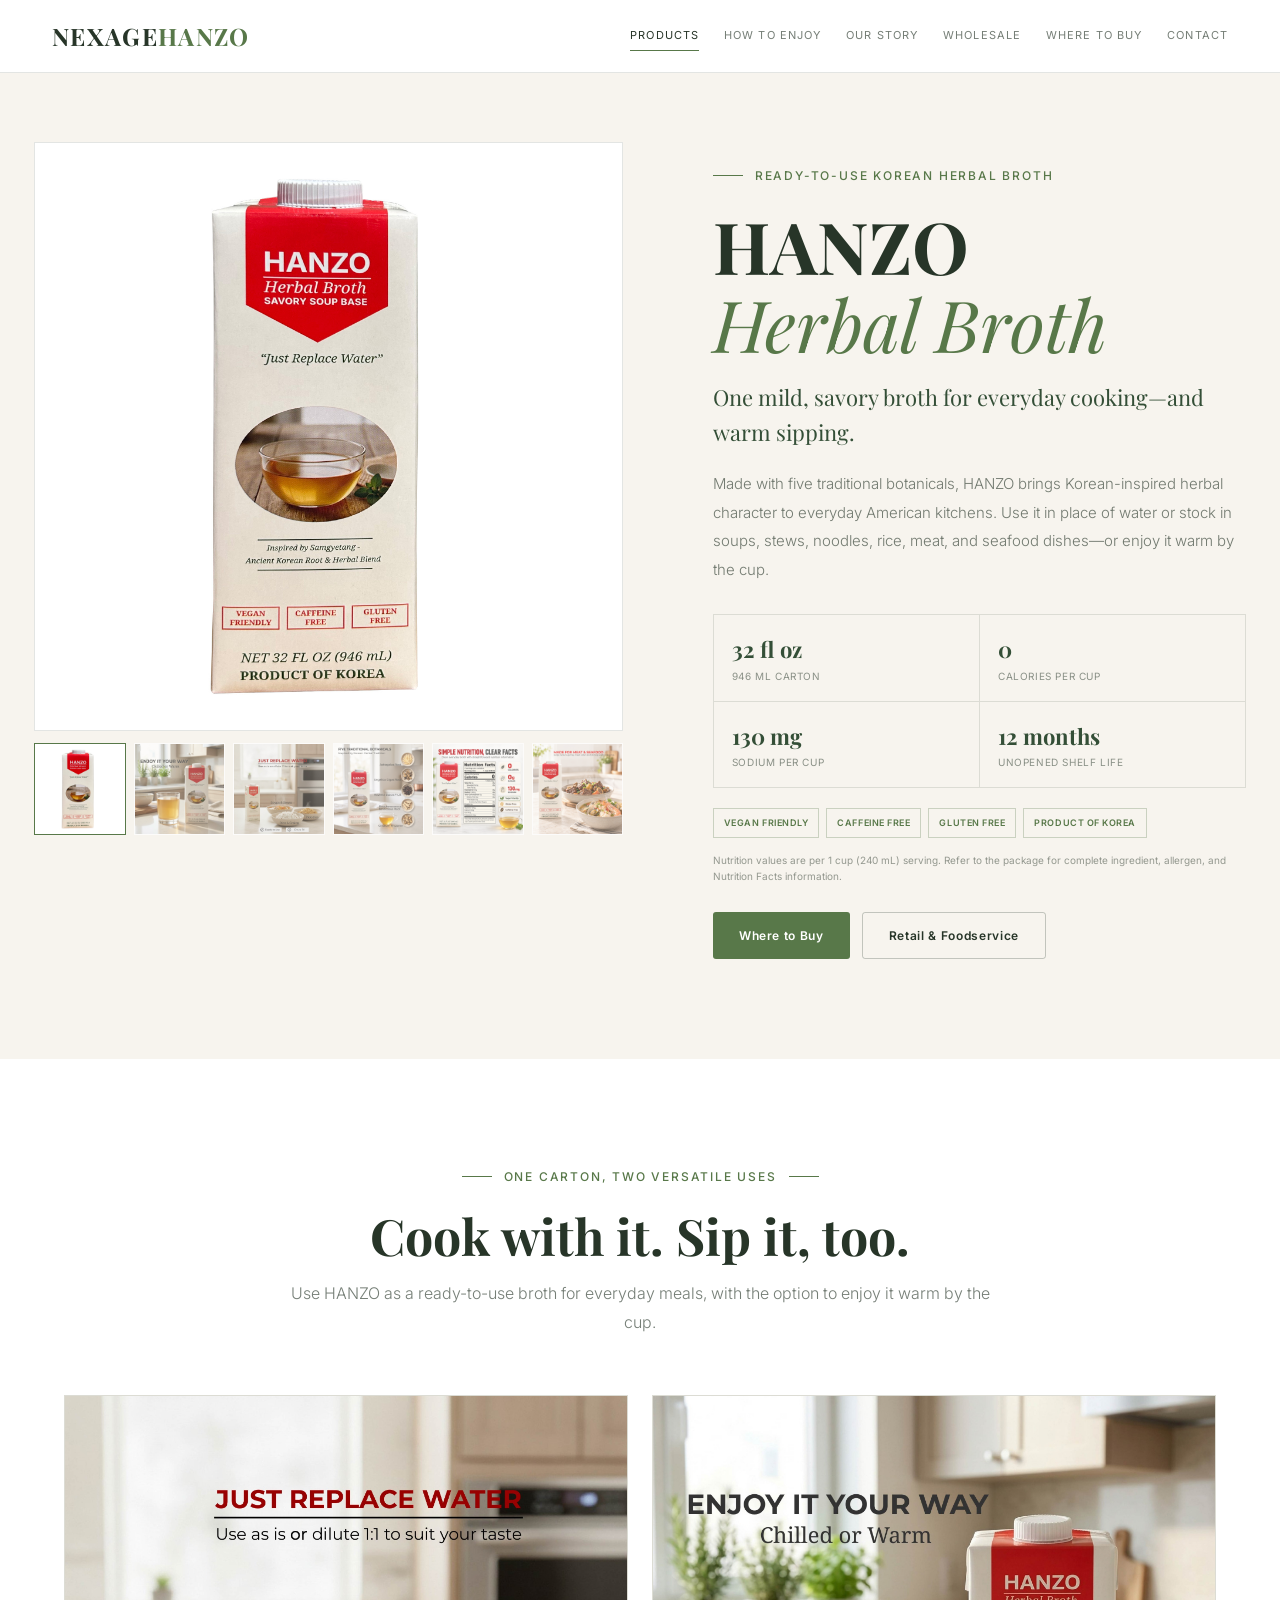
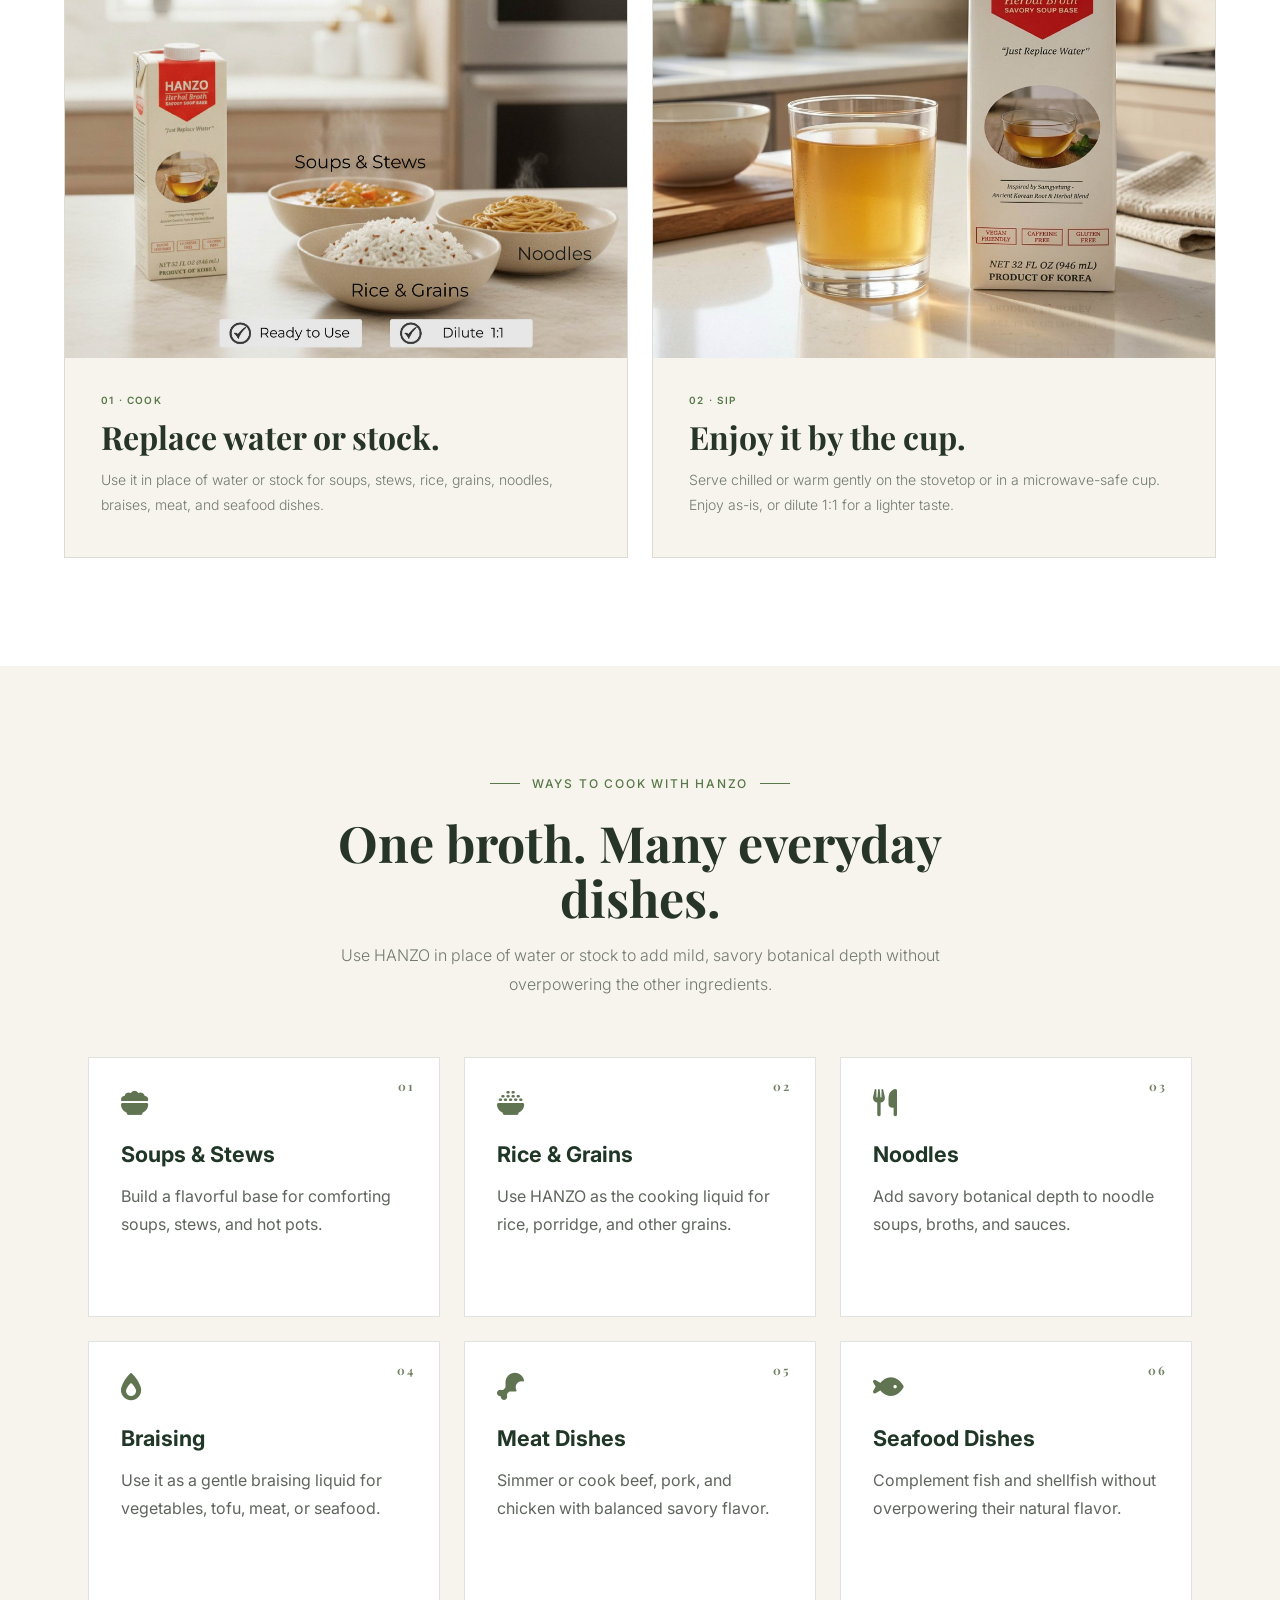
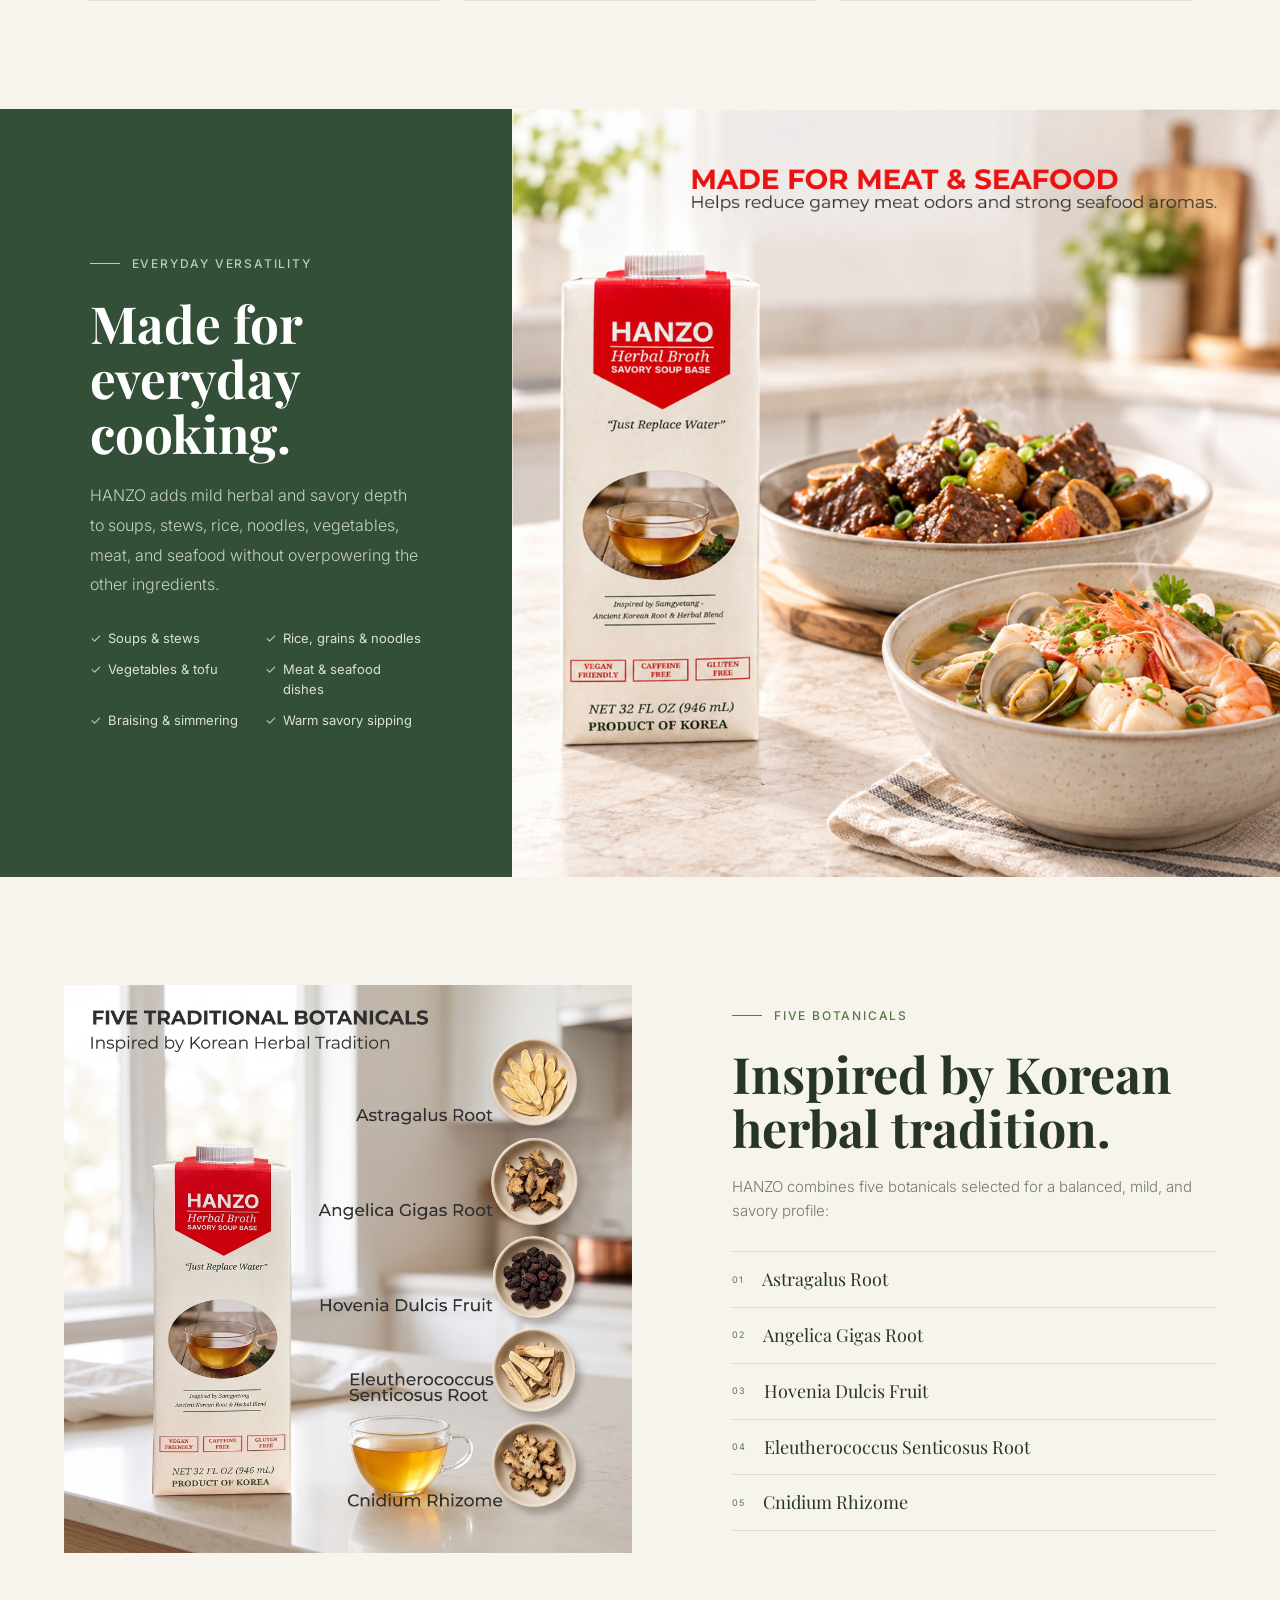
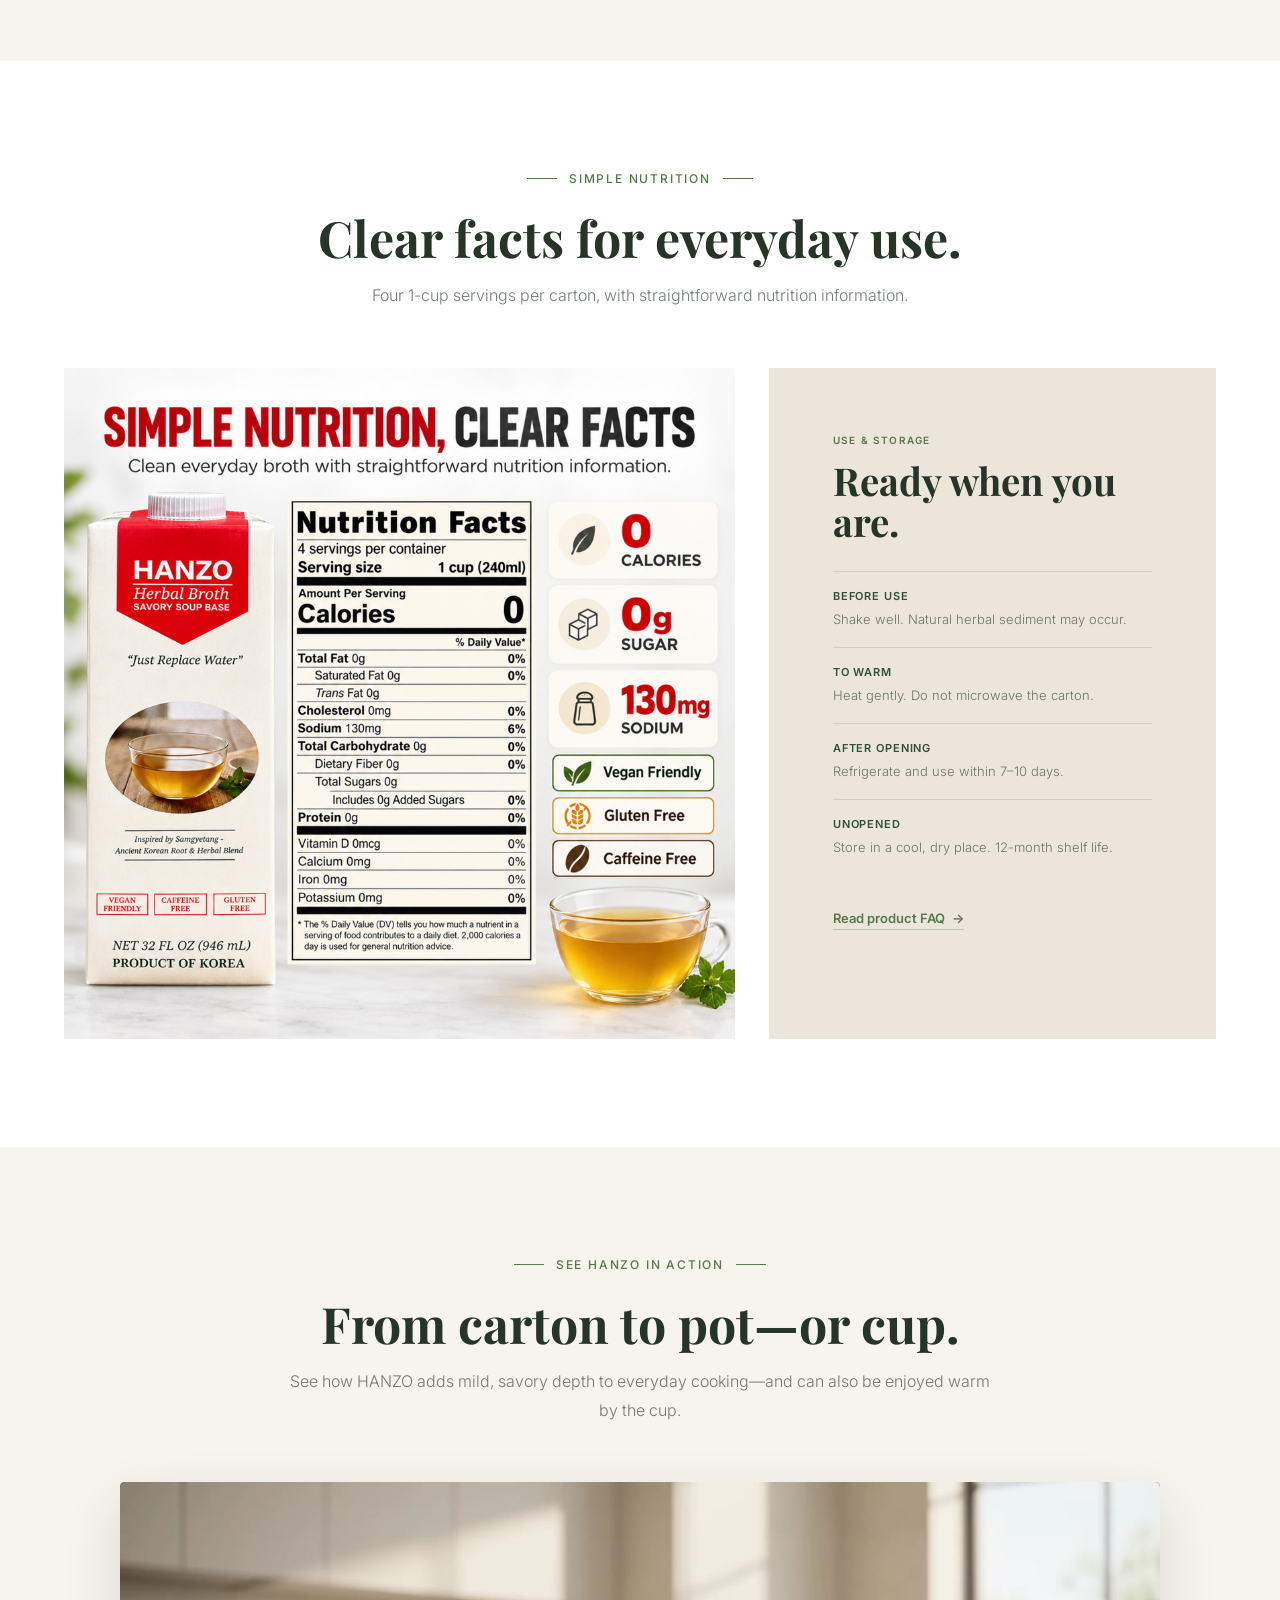
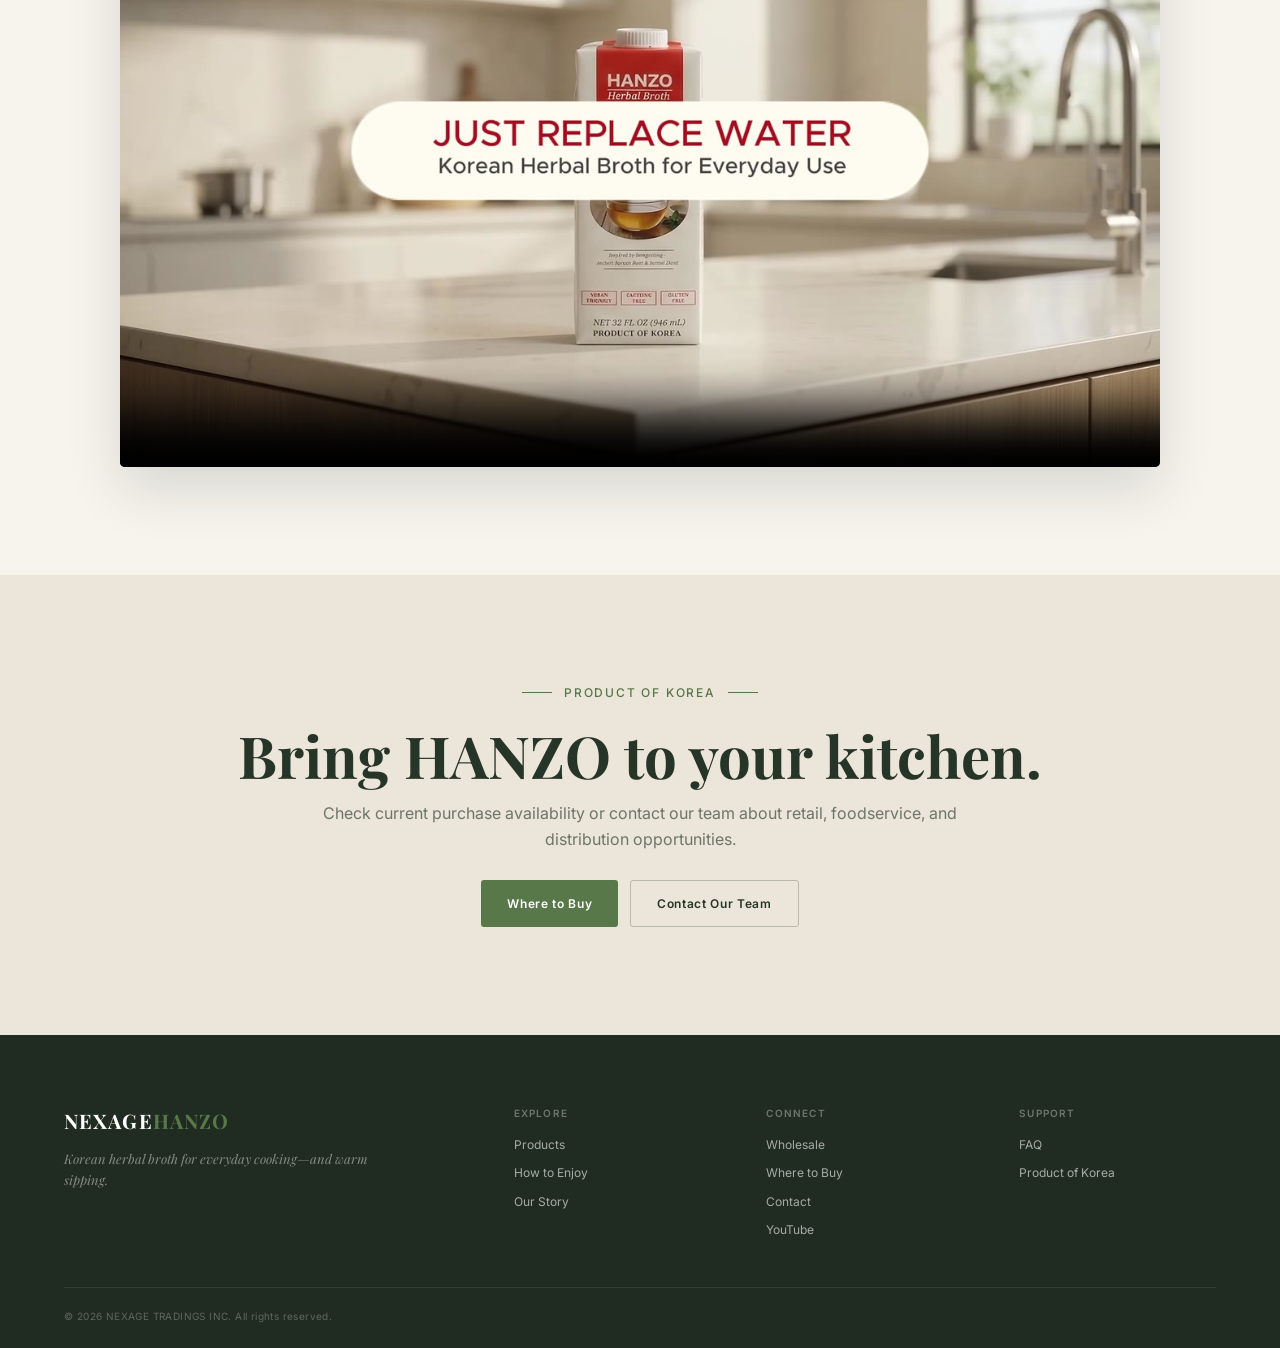
<file: product.html>
<!DOCTYPE html>
<html lang="en">
<head>
  <meta charset="UTF-8">
  <meta name="viewport" content="width=device-width, initial-scale=1.0">
  <meta name="description" content="Discover HANZO, a ready-to-use Korean herbal broth made with five botanicals for soups, stews, rice, noodles, meat, seafood, and warm sipping.">
  <link rel="canonical" href="https://nexagehanzo.com/product">
  <title>HANZO Herbal Broth for Cooking | Product Details</title>
  <link rel="preconnect" href="https://fonts.googleapis.com">
  <link rel="preconnect" href="https://fonts.gstatic.com" crossorigin>
  <link href="https://fonts.googleapis.com/css2?family=Playfair+Display:ital,wght@0,600;0,700;1,400&amp;family=Inter:wght@300;400;500;600&amp;display=swap" rel="stylesheet">
  <link rel="stylesheet" href="https://cdnjs.cloudflare.com/ajax/libs/font-awesome/6.5.0/css/all.min.css">
  <link rel="stylesheet" href="style.css">
  <link rel="stylesheet" href="product.css">
</head>
<body>
  <header class="site-header">
    <div class="header-inner">
      <a href="index.html" class="logo" aria-label="NEXAGEHANZO home">NEXAGE<span>HANZO</span></a>
      <nav class="nav-links" aria-label="Main navigation">
        <a href="product.html" class="nav-active">Products</a><a href="index.html#enjoy">How to Enjoy</a><a href="story.html">Our Story</a><a href="index.html#wholesale">Wholesale</a><a href="where-to-buy.html">Where to Buy</a><a href="contact.html">Contact</a>
      </nav>
      <button class="hamburger" id="hamburger" aria-label="Open menu"><span></span><span></span><span></span></button>
    </div>
    <div class="mobile-menu" id="mobileMenu">
      <a href="product.html">Products</a><a href="index.html#enjoy">How to Enjoy</a><a href="story.html">Our Story</a><a href="index.html#wholesale">Wholesale</a><a href="where-to-buy.html">Where to Buy</a><a href="contact.html">Contact</a>
    </div>
  </header>
  <div class="header-spacer"></div>

  <main>
    <section class="product-hero">
      <div class="product-gallery">
        <div class="product-main-img">
          <img class="main-img" src="hanzo-product-main.jpg" alt="Front view of HANZO Herbal Broth carton">
        </div>
        <div class="product-thumbnails" aria-label="Product image gallery">
          <button class="product-thumb-item active" type="button"><img src="hanzo-product-main.jpg" alt="Front view of HANZO Herbal Broth carton"></button>
          <button class="product-thumb-item" type="button"><img src="hanzo-product-sip.jpg" alt="HANZO Herbal Broth served as a beverage"></button>
          <button class="product-thumb-item" type="button"><img src="hanzo-product-cook.jpg" alt="Cooking uses for HANZO Herbal Broth"></button>
          <button class="product-thumb-item" type="button"><img src="hanzo-product-botanicals.jpg" alt="Five botanicals used in HANZO Herbal Broth"></button>
          <button class="product-thumb-item" type="button"><img src="hanzo-product-nutrition.jpg" alt="HANZO Herbal Broth nutrition information"></button>
          <button class="product-thumb-item" type="button"><img src="hanzo-product-meat-seafood.jpg" alt="Meat and seafood dishes prepared with HANZO Herbal Broth"></button>
        </div>
      </div>

      <div class="product-summary">
        <p class="eyebrow"><span></span>Ready-to-use Korean herbal broth</p>
        <h1>HANZO<br><em>Herbal Broth</em></h1>
        <p class="product-tagline">One mild, savory broth for everyday cooking&mdash;and warm sipping.</p>
        <p class="product-description">Made with five traditional botanicals, HANZO brings Korean-inspired herbal character to everyday American kitchens. Use it in place of water or stock in soups, stews, noodles, rice, meat, and seafood dishes—or enjoy it warm by the cup.</p>

        <div class="summary-facts">
          <div><strong>32 fl oz</strong><span>946 mL carton</span></div>
          <div><strong>0</strong><span>Calories per cup</span></div>
          <div><strong>130 mg</strong><span>Sodium per cup</span></div>
          <div><strong>12 months</strong><span>Unopened shelf life</span></div>
        </div>

        <div class="label-highlights" aria-label="Package highlights">
          <span>Vegan Friendly</span><span>Caffeine Free</span><span>Gluten Free</span><span>Product of Korea</span>
        </div>
        <p class="product-note">Nutrition values are per 1 cup (240 mL) serving. Refer to the package for complete ingredient, allergen, and Nutrition Facts information.</p>
        <div class="product-hero-actions">
          <a class="button button-primary" href="where-to-buy.html">Where to Buy</a>
          <a class="button button-secondary" href="contact.html">Retail &amp; Foodservice</a>
        </div>
      </div>
    </section>

    <section class="two-ways section">
      <div class="section-heading centered">
        <p class="eyebrow"><span></span>One carton, two versatile uses<span></span></p>
        <h2>Cook with it. Sip it, too.</h2>
        <p>Use HANZO as a ready-to-use broth for everyday meals, with the option to enjoy it warm by the cup.</p>
      </div>
      <div class="ritual-grid">
        <article class="ritual-card">
          <img src="hanzo-product-cook.jpg" alt="Soup, rice, and noodles made with HANZO Herbal Broth">
          <div><p class="card-kicker">01 · Cook</p><h3>Replace water or stock.</h3><p>Use it in place of water or stock for soups, stews, rice, grains, noodles, braises, meat, and seafood dishes.</p></div>
        </article>
        <article class="ritual-card">
          <img src="hanzo-product-sip.jpg" alt="A glass of HANZO Herbal Broth beside the carton">
          <div><p class="card-kicker">02 · Sip</p><h3>Enjoy it by the cup.</h3><p>Serve chilled or warm gently on the stovetop or in a microwave-safe cup. Enjoy as-is, or dilute 1:1 for a lighter taste.</p></div>
        </article>
      </div>
    </section>

    <section class="ways-to-cook section" id="ways-to-cook">
      <div class="section-heading centered">
        <p class="eyebrow"><span></span>WAYS TO COOK WITH HANZO<span></span></p>
        <h2>One broth. Many everyday dishes.</h2>
        <p>Use HANZO in place of water or stock to add mild, savory botanical depth without overpowering the other ingredients.</p>
      </div>

      <div class="ways-grid">
        <article class="way-card"><span class="step-number">01</span>
          <i class="fa-solid fa-bowl-food" aria-hidden="true"></i>
          <h3>Soups &amp; Stews</h3>
          <p>Build a flavorful base for comforting soups, stews, and hot pots.</p>
        </article>

        <article class="way-card">
          <span class="step-number">02</span>
          <i class="fa-solid fa-bowl-rice" aria-hidden="true"></i>
          <h3>Rice &amp; Grains</h3>
          <p>Use HANZO as the cooking liquid for rice, porridge, and other grains.</p>
        </article>

        <article class="way-card">
          <span class="step-number">03</span>
          <i class="fa-solid fa-utensils" aria-hidden="true"></i>
          <h3>Noodles</h3>
          <p>Add savory botanical depth to noodle soups, broths, and sauces.</p>
        </article>

        <article class="way-card">
          <span class="step-number">04</span>
          <i class="fa-solid fa-fire-flame-simple" aria-hidden="true"></i>
          <h3>Braising</h3>
          <p>Use it as a gentle braising liquid for vegetables, tofu, meat, or seafood.</p>
        </article>

        <article class="way-card">
          <span class="step-number">05</span>
          <i class="fa-solid fa-drumstick-bite" aria-hidden="true"></i>
          <h3>Meat Dishes</h3>
          <p>Simmer or cook beef, pork, and chicken with balanced savory flavor.</p>
        </article>

        <article class="way-card">
          <span class="step-number">06</span>
          <i class="fa-solid fa-fish" aria-hidden="true"></i>
          <h3>Seafood Dishes</h3>
          <p>Complement fish and shellfish without overpowering their natural flavor.</p>
        </article>
      </div>
    </section>
    
    <section class="feature-band">
      <div class="feature-band-copy">
        <p class="eyebrow light">
          <span></span>Everyday versatility
        </p>
        
        <h2>Made for everyday cooking.</h2>
        
        <p>
          HANZO adds mild herbal and savory depth to soups, stews, rice, noodles, 
          vegetables, meat, and seafood without overpowering the other ingredients.
        </p>
        
        <ul>
          <li>Soups &amp; stews</li>
          <li>Rice, grains &amp; noodles</li>
          <li>Vegetables &amp; tofu</li>
          <li>Meat &amp; seafood dishes</li>
          <li>Braising &amp; simmering</li>
          <li>Warm savory sipping</li>
        </ul>
      </div>
      <div class="feature-band-image">
        <img 
          src="hanzo-product-meat-seafood.jpg" 
          alt="Meat and seafood dishes with HANZO Herbal Broth"
        >
      </div>
    </section>

    <section class="details-section section">
      <div class="details-grid">
        <div class="details-image"><img src="hanzo-product-botanicals.jpg" alt="Five traditional botanicals in HANZO Herbal Broth"></div>
        <div class="details-copy">
          <p class="eyebrow"><span></span>Five botanicals</p>
          <h2>Inspired by Korean herbal tradition.</h2>
          <p>HANZO combines five botanicals selected for a balanced, mild, and savory profile:</p>
          <ol class="botanical-list">
            <li><span>01</span>Astragalus Root</li>
            <li><span>02</span>Angelica Gigas Root</li>
            <li><span>03</span>Hovenia Dulcis Fruit</li>
            <li><span>04</span>Eleutherococcus Senticosus Root</li>
            <li><span>05</span>Cnidium Rhizome</li>
          </ol>
        </div>
      </div>
    </section>

    <section class="nutrition-section section">
      <div class="section-heading centered">
        <p class="eyebrow"><span></span>Simple nutrition<span></span></p>
        <h2>Clear facts for everyday use.</h2>
        <p>Four 1-cup servings per carton, with straightforward nutrition information.</p>
      </div>
      <div class="nutrition-grid">
        <div class="nutrition-image"><img src="hanzo-product-nutrition.jpg" alt="Nutrition Facts and highlights for HANZO Herbal Broth"></div>
        <div class="care-card">
          <p class="card-kicker">Use &amp; storage</p>
          <h3>Ready when you are.</h3>
          <dl>
            <div><dt>Before use</dt><dd>Shake well. Natural herbal sediment may occur.</dd></div>
            <div><dt>To warm</dt><dd>Heat gently. Do not microwave the carton.</dd></div>
            <div><dt>After opening</dt><dd>Refrigerate and use within 7–10 days.</dd></div>
            <div><dt>Unopened</dt><dd>Store in a cool, dry place. 12-month shelf life.</dd></div>
          </dl>
          <a class="text-link" href="FAQ.html">Read product FAQ <span>→</span></a>
        </div>
      </div>
    </section>

    <section class="product-video section">
      <div class="section-heading centered">
        <p class="eyebrow"><span></span>See HANZO in action<span></span></p>
        <h2>From carton to pot&mdash;or cup.</h2>
        <p>See how HANZO adds mild, savory depth to everyday cooking&mdash;and can also be enjoyed warm by the cup.</p>       
      </div>
      <div class="native-video-frame">
        <video controls preload="metadata" playsinline poster="hanzo-product-video-poster.jpg">
          <source src="hanzo-product-story.mp4" type="video/mp4">
          Your browser does not support HTML video.
        </video>
      </div>
    </section>

    <section class="product-cta section">
      <p class="eyebrow">
        <span></span>Product of Korea<span></span>
      </p>
      
      <h2>Bring HANZO to your kitchen.</h2>
      
      <p>
        Check current purchase availability or contact our team about retail, 
        foodservice, and distribution opportunities.
      </p>
      
      <div class="product-cta-actions">
        <a class="button button-primary" href="where-to-buy.html">
          Where to Buy
        </a>
        <a class="button button-secondary" href="contact.html">
          Contact Our Team
        </a>
      </div>
    </section>
  </main>

  <footer class="site-footer">
    <div class="footer-inner">
      <div class="footer-brand"><a href="index.html" class="footer-logo">NEXAGE<span>HANZO</span></a><p>Korean herbal broth for everyday cooking&mdash;and warm sipping.</p></div>
      <div class="footer-nav-group"><p class="footer-title">Explore</p><a href="product.html">Products</a><a href="index.html#enjoy">How to Enjoy</a><a href="story.html">Our Story</a></div>
      <div class="footer-nav-group"><p class="footer-title">Connect</p><a href="index.html#wholesale">Wholesale</a><a href="where-to-buy.html">Where to Buy</a><a href="contact.html">Contact</a><a href="https://www.youtube.com/@NEXAGETRADINGS" target="_blank" rel="noopener noreferrer">YouTube</a></div>
      <div class="footer-nav-group"><p class="footer-title">Support</p><a href="FAQ.html">FAQ</a><span>Product of Korea</span></div>
    </div>
    <div class="footer-bottom"><p>© 2026 NEXAGE TRADINGS INC. All rights reserved.</p></div>
  </footer>
  <script src="script.js"></script>
</body>
</html>
</file>
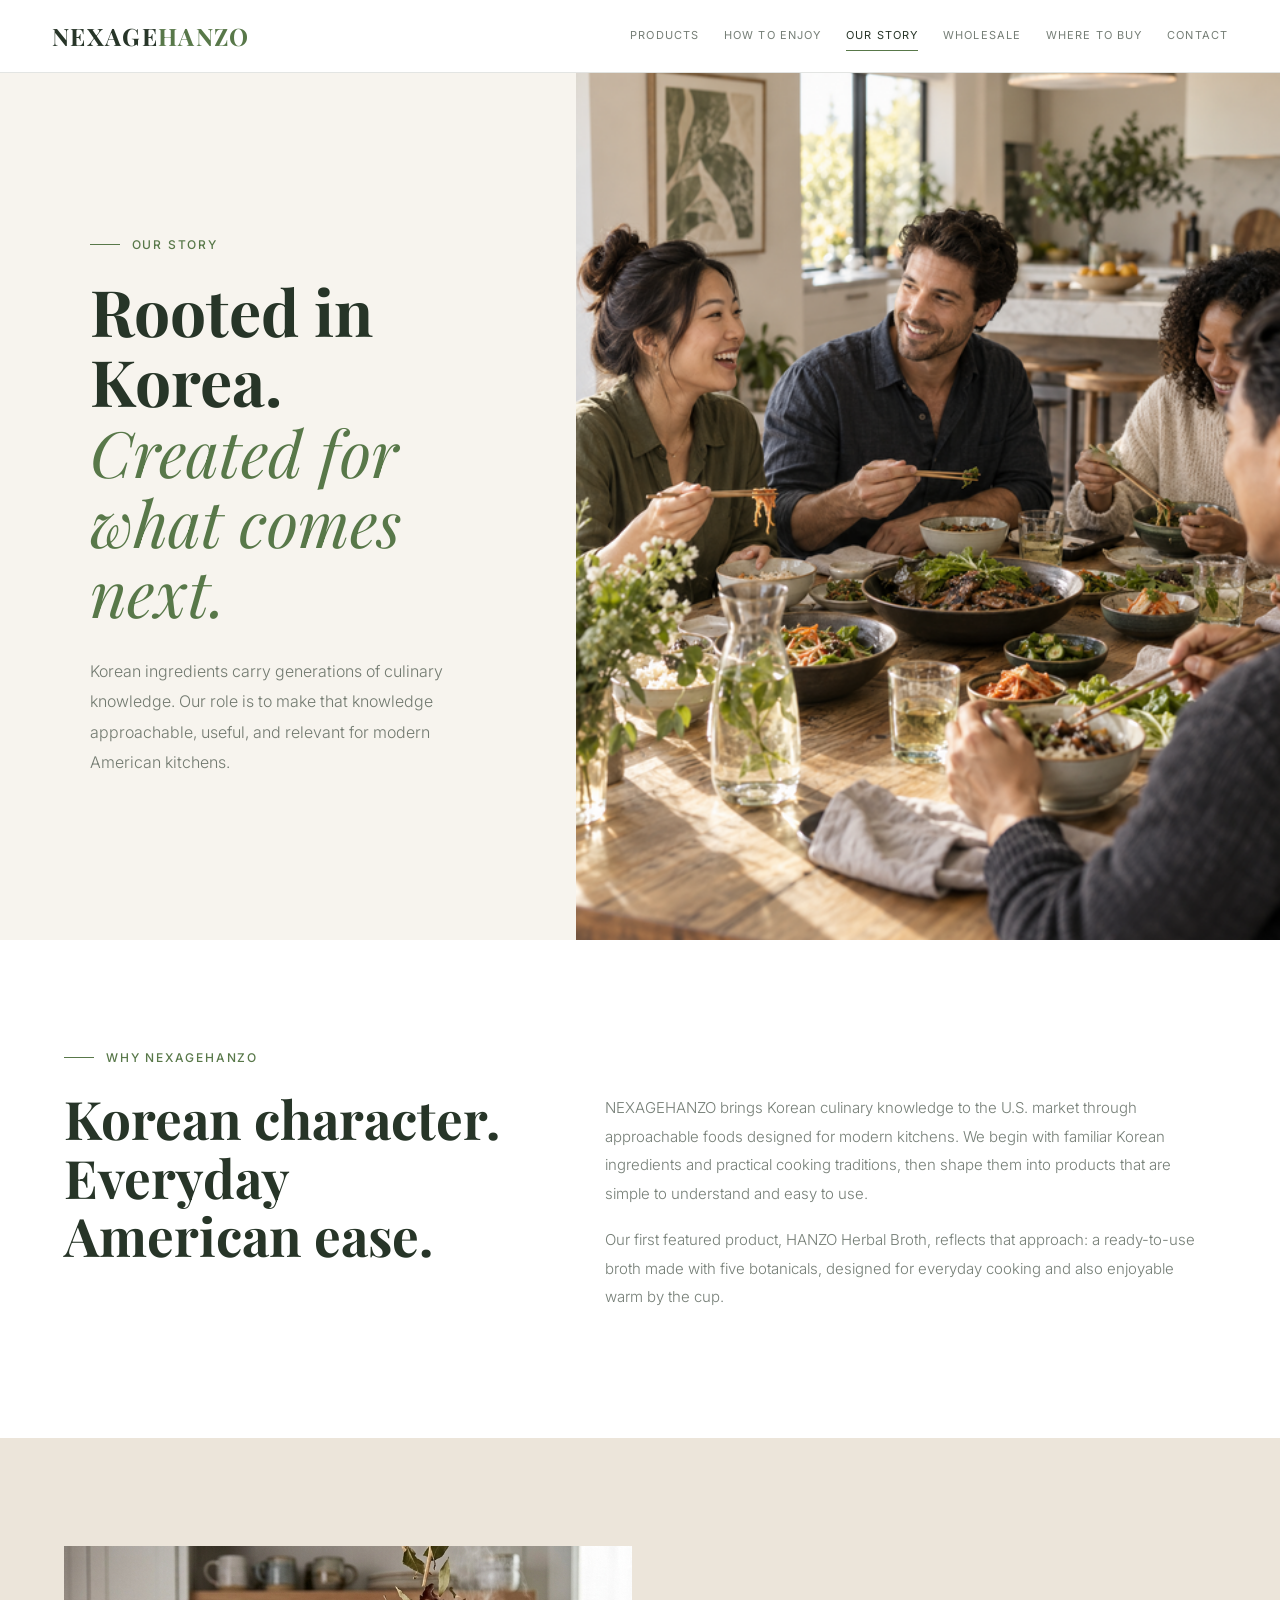
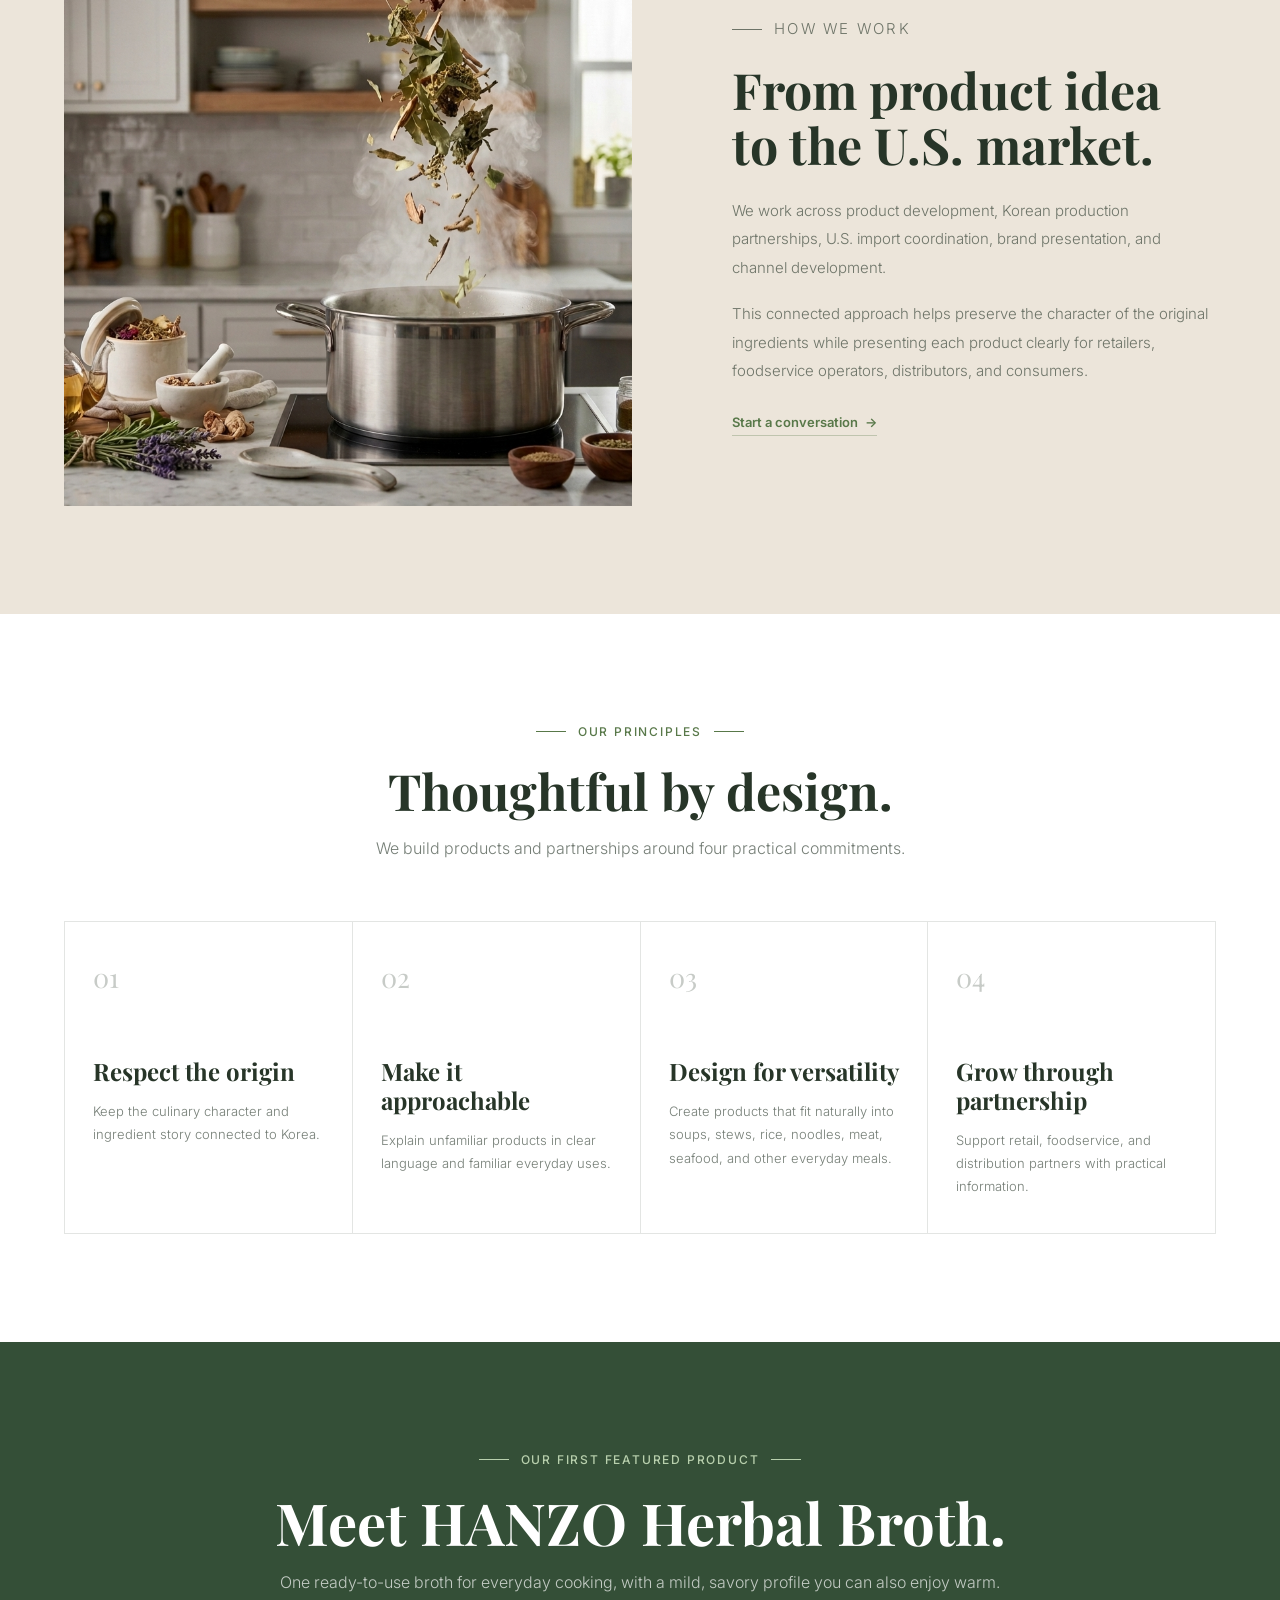
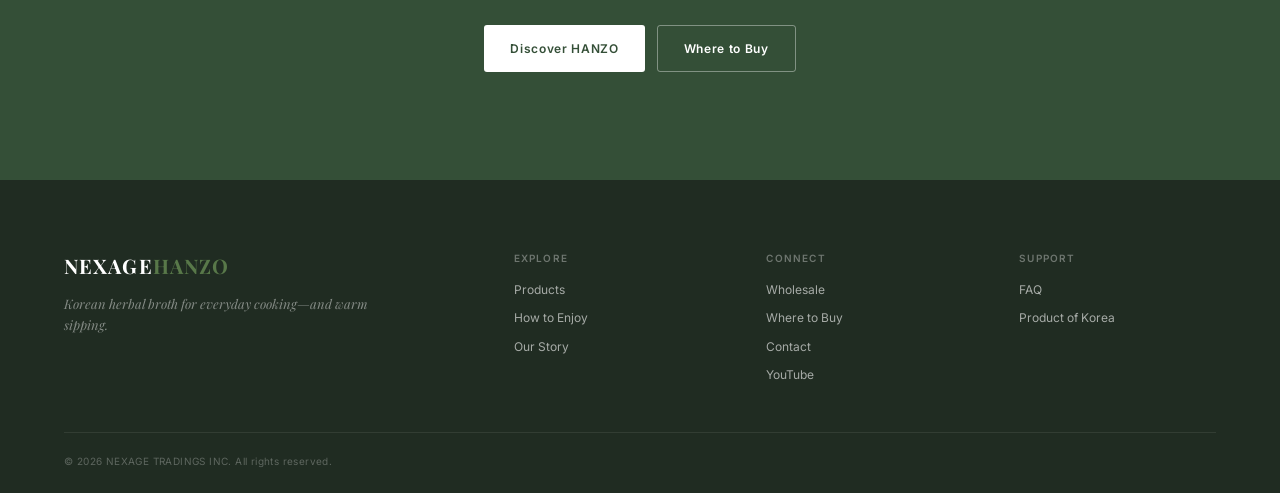
<file: story.html>
<!DOCTYPE html>
<html lang="en">
<head>
  <meta charset="UTF-8" />
  <meta name="viewport" content="width=device-width, initial-scale=1.0" />
  <meta name="description" content="Learn how NEXAGEHANZO brings Korean culinary knowledge to modern American kitchens through HANZO Herbal Broth for everyday cooking." />
  <link rel="canonical" href="https://nexagehanzo.com/story">
  <title>Our Story | NEXAGEHANZO</title>
  <link rel="preconnect" href="https://fonts.googleapis.com">
  <link rel="preconnect" href="https://fonts.gstatic.com" crossorigin>
  <link href="https://fonts.googleapis.com/css2?family=Playfair+Display:ital,wght@0,600;0,700;1,400&amp;family=Inter:wght@300;400;500;600&amp;display=swap" rel="stylesheet">
  <link rel="stylesheet" href="https://cdnjs.cloudflare.com/ajax/libs/font-awesome/6.5.0/css/all.min.css">
  <link rel="stylesheet" href="style.css" />
  <link rel="stylesheet" href="story.css" />
</head>
<body>
  <header class="site-header">
    <div class="header-inner">
      <a href="index.html" class="logo" aria-label="NEXAGEHANZO home">NEXAGE<span>HANZO</span></a>
      <nav class="nav-links" aria-label="Main navigation">
        <a href="product.html">Products</a>
        <a href="index.html#enjoy">How to Enjoy</a>
        <a href="story.html" class="nav-active">Our Story</a>
        <a href="index.html#wholesale">Wholesale</a>
        <a href="where-to-buy.html">Where to Buy</a>
        <a href="contact.html">Contact</a>
      </nav>
      <button class="hamburger" id="hamburger" aria-label="Open menu"><span></span><span></span><span></span></button>
    </div>
    <div class="mobile-menu" id="mobileMenu">
      <a href="product.html">Products</a>
      <a href="index.html#enjoy">How to Enjoy</a>
      <a href="story.html">Our Story</a>
      <a href="index.html#wholesale">Wholesale</a>
      <a href="where-to-buy.html">Where to Buy</a>
      <a href="contact.html">Contact</a>
    </div>
  </header>

  <div class="header-spacer"></div>

  <main>
    <section class="story-page-hero">
      <div class="story-page-hero-copy">
        <p class="eyebrow"><span></span>Our story</p>
        <h1>Rooted in Korea.<br><em>Created for what comes next.</em></h1>
        <p>Korean ingredients carry generations of culinary knowledge. Our role is to make that knowledge approachable, useful, and relevant for modern American kitchens.</p>
      </div>
      <div class="story-page-hero-image">
        <img src="images/1.png?v=20260922" alt="Friends sharing a Korean-inspired meal in a modern American home">
      </div>
    </section>

    <section class="story-intro story-section-page">
      <div class="story-intro-inner">
        <p class="eyebrow"><span></span>Why NEXAGEHANZO</p>
        <h2>Korean character.<br>Everyday American ease.</h2>
        <div class="story-intro-copy">
          <p>NEXAGEHANZO brings Korean culinary knowledge to the U.S. market through approachable foods designed for modern kitchens. We begin with familiar Korean ingredients and practical cooking traditions, then shape them into products that are simple to understand and easy to use.</p>
          <p>Our first featured product, HANZO Herbal Broth, reflects that approach: a ready-to-use broth made with five botanicals, designed for everyday cooking and also enjoyable warm by the cup.</p>
        </div>
      </div>
    </section>

    <section class="story-process story-section-page">
      <div class="story-process-inner">
        <div class="story-process-image">
          <img src="images/herb &amp; pot.png" alt="Botanical ingredients above a cooking pot in a bright kitchen">
        </div>
        <div class="story-process-copy">
          <p class="eyebrow"><span></span>How we work</p>
          <h2>From product idea<br>to the U.S. market.</h2>
          <p>We work across product development, Korean production partnerships, U.S. import coordination, brand presentation, and channel development.</p>
          <p>This connected approach helps preserve the character of the original ingredients while presenting each product clearly for retailers, foodservice operators, distributors, and consumers.</p>
          <a class="text-link" href="contact.html">Start a conversation <span>→</span></a>
        </div>
      </div>
    </section>

    <section class="story-principles story-section-page">
      <div class="section-heading centered">
        <p class="eyebrow"><span></span>Our principles<span></span></p>
        <h2>Thoughtful by design.</h2>
        <p>We build products and partnerships around four practical commitments.</p>
      </div>
      <div class="principles-grid">
        <article class="principle-card"><span>01</span><h3>Respect the origin</h3><p>Keep the culinary character and ingredient story connected to Korea.</p></article>
        <article class="principle-card"><span>02</span><h3>Make it approachable</h3><p>Explain unfamiliar products in clear language and familiar everyday uses.</p></article>
        <article class="principle-card"><span>03</span><h3>Design for versatility</h3><p>Create products that fit naturally into soups, stews, rice, noodles, meat, seafood, and other everyday meals.</p></article>
        <article class="principle-card"><span>04</span><h3>Grow through partnership</h3><p>Support retail, foodservice, and distribution partners with practical information.</p></article>
      </div>
    </section>

    <section class="story-cta story-section-page">
      <p class="eyebrow light"><span></span>Our first featured product<span></span></p>
      <h2>Meet HANZO Herbal Broth.</h2>
      <p>One ready-to-use broth for everyday cooking, with a mild, savory profile you can also enjoy warm.</p>
      <div class="story-cta-actions">
        <a class="button button-light" href="product.html">Discover HANZO</a>
        <a class="button button-outline-light" href="where-to-buy.html">Where to Buy</a>
      </div>
    </section>
  </main>

  <footer class="site-footer">
    <div class="footer-inner">
      <div class="footer-brand"><a href="index.html" class="footer-logo">NEXAGE<span>HANZO</span></a><p>Korean herbal broth for everyday cooking&mdash;and warm sipping.</p></div>
      <div class="footer-nav-group"><p class="footer-title">Explore</p><a href="product.html">Products</a><a href="index.html#enjoy">How to Enjoy</a><a href="story.html">Our Story</a></div>
      <div class="footer-nav-group"><p class="footer-title">Connect</p><a href="index.html#wholesale">Wholesale</a><a href="where-to-buy.html">Where to Buy</a><a href="contact.html">Contact</a><a href="https://www.youtube.com/@NEXAGETRADINGS" target="_blank" rel="noopener noreferrer">YouTube</a></div>
      <div class="footer-nav-group"><p class="footer-title">Support</p><a href="FAQ.html">FAQ</a><span>Product of Korea</span></div>
    </div>
    <div class="footer-bottom"><p>© 2026 NEXAGE TRADINGS INC. All rights reserved.</p></div>
  </footer>

  <script src="script.js"></script>
</body>
</html>
</file>
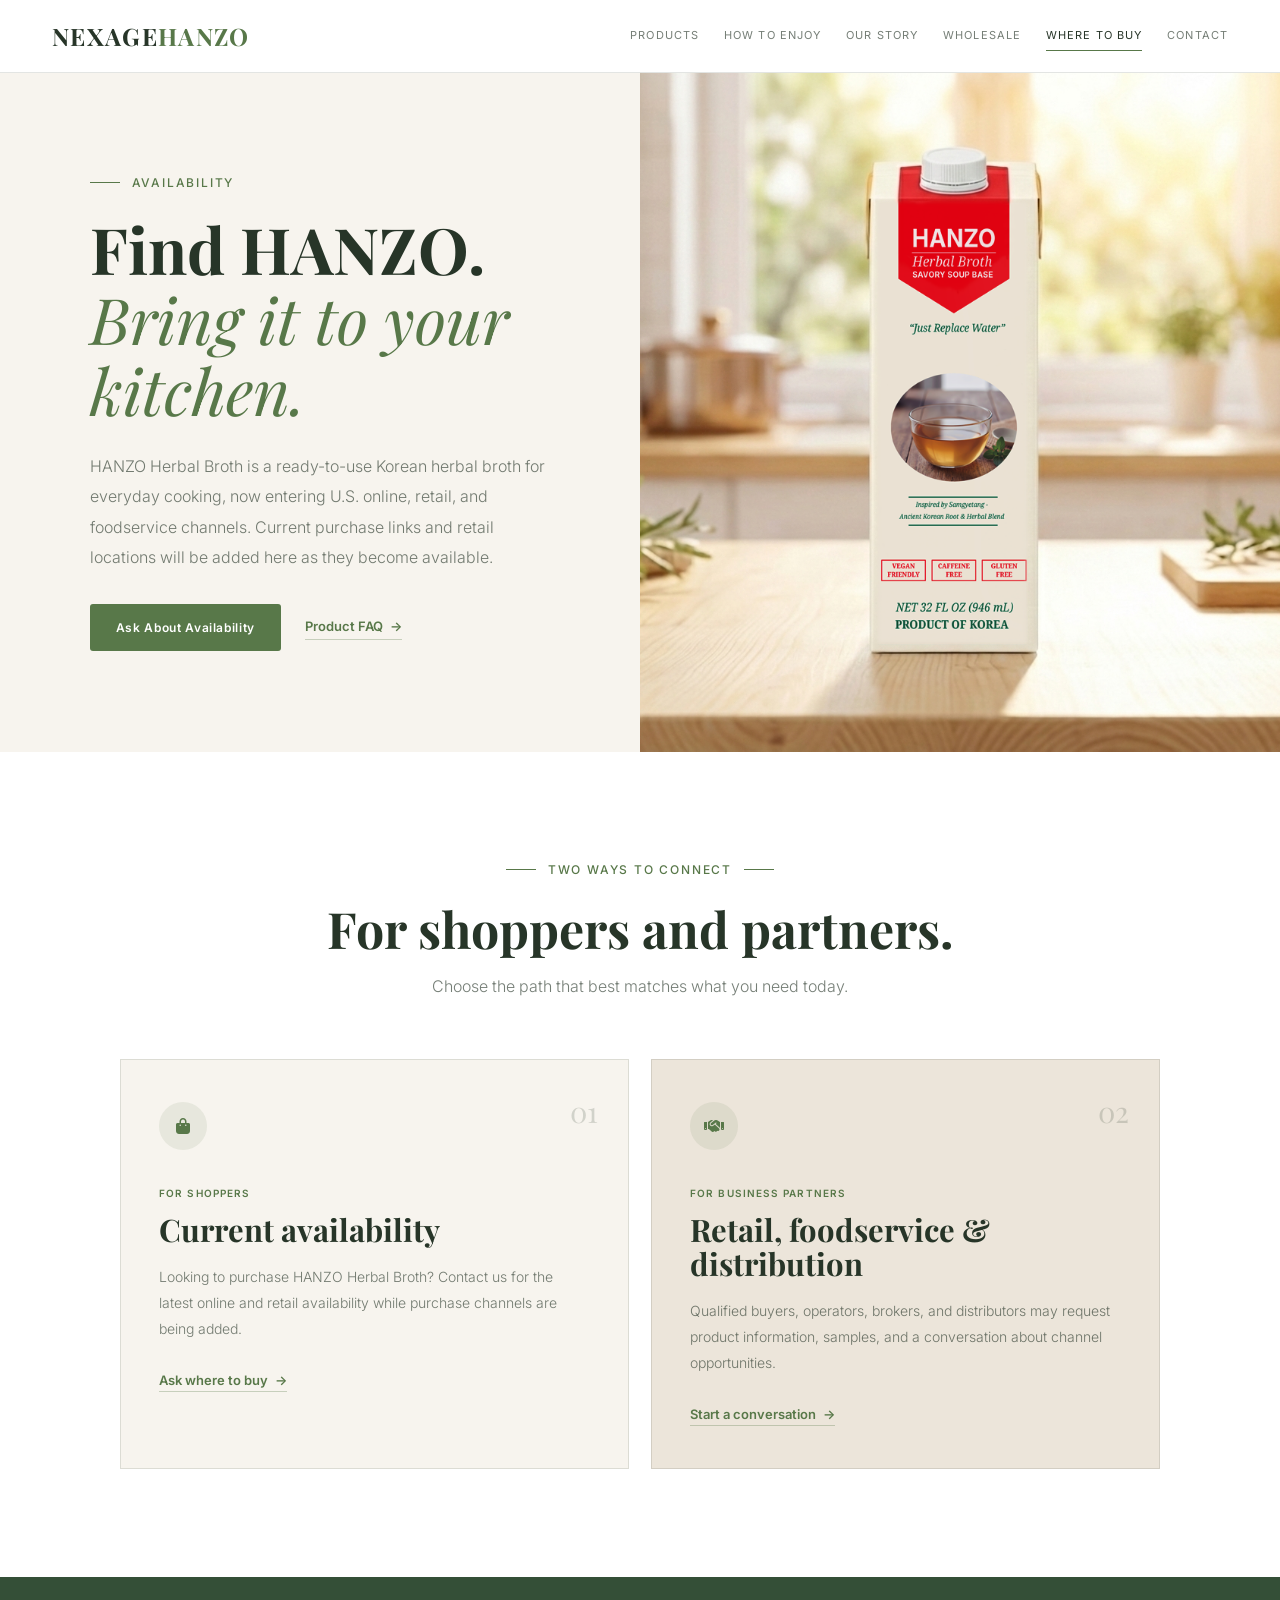
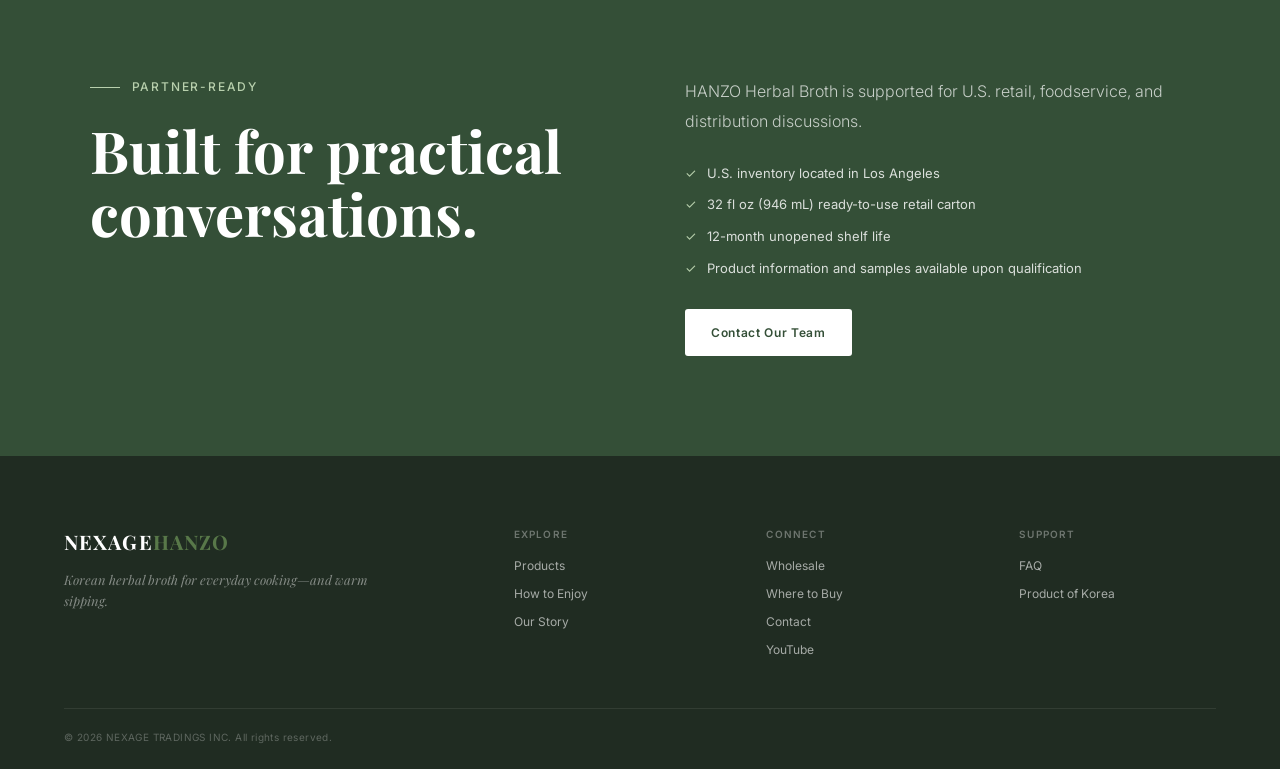
<file: where-to-buy.html>
<!DOCTYPE html>
<html lang="en">
<head>
  <meta charset="UTF-8" />
  <meta name="viewport" content="width=device-width, initial-scale=1.0" />
  <meta name="description" content="Find availability for HANZO Herbal Broth, a Korean herbal broth for everyday cooking, or contact us about retail, foodservice, and distribution." />
  <link rel="canonical" href="https://nexagehanzo.com/where-to-buy">
  <title>Where to Buy | HANZO Herbal Broth</title>
  <link rel="preconnect" href="https://fonts.googleapis.com">
  <link rel="preconnect" href="https://fonts.gstatic.com" crossorigin>
  <link href="https://fonts.googleapis.com/css2?family=Playfair+Display:ital,wght@0,600;0,700;1,400&amp;family=Inter:wght@300;400;500;600&amp;display=swap" rel="stylesheet">
  <link rel="stylesheet" href="https://cdnjs.cloudflare.com/ajax/libs/font-awesome/6.5.0/css/all.min.css">
  <link rel="stylesheet" href="style.css" />
  <link rel="stylesheet" href="where-to-buy.css" />
</head>
<body>
  <header class="site-header">
    <div class="header-inner">
      <a href="index.html" class="logo" aria-label="NEXAGEHANZO home">NEXAGE<span>HANZO</span></a>
      <nav class="nav-links" aria-label="Main navigation">
        <a href="product.html">Products</a><a href="index.html#enjoy">How to Enjoy</a><a href="story.html">Our Story</a><a href="index.html#wholesale">Wholesale</a><a href="where-to-buy.html" class="nav-active">Where to Buy</a><a href="contact.html">Contact</a>
      </nav>
      <button class="hamburger" id="hamburger" aria-label="Open menu"><span></span><span></span><span></span></button>
    </div>
    <div class="mobile-menu" id="mobileMenu">
      <a href="product.html">Products</a><a href="index.html#enjoy">How to Enjoy</a><a href="story.html">Our Story</a><a href="index.html#wholesale">Wholesale</a><a href="where-to-buy.html">Where to Buy</a><a href="contact.html">Contact</a>
    </div>
  </header>
  <div class="header-spacer"></div>

  <main>
    <section class="buy-hero">
      <div class="buy-hero-copy">
        <p class="eyebrow"><span></span>Availability</p>
        <h1>Find HANZO.<br><em>Bring it to your kitchen.</em></h1>
        <p>HANZO Herbal Broth is a ready-to-use Korean herbal broth for everyday cooking, now entering U.S. online, retail, and foodservice channels. Current purchase links and retail locations will be added here as they become available.</p>
        <div class="buy-actions">
          <a class="button button-primary" href="contact.html">Ask About Availability</a>
          <a class="text-link" href="FAQ.html">Product FAQ <span>→</span></a>
        </div>
      </div>
      <div class="buy-hero-image"><img src="images/package mockup1.png" alt="HANZO Herbal Broth carton in a bright kitchen"></div>
    </section>

    <section class="availability-section">
      <div class="section-heading centered">
        <p class="eyebrow"><span></span>Two ways to connect<span></span></p>
        <h2>For shoppers and partners.</h2>
        <p>Choose the path that best matches what you need today.</p>
      </div>
      <div class="availability-grid">
        <article class="availability-card shopper-card">
          <span class="card-number">01</span>
          <div class="card-icon"><i class="fa-solid fa-bag-shopping"></i></div>
          <p class="card-label">For shoppers</p>
          <h3>Current availability</h3>
          <p>Looking to purchase HANZO Herbal Broth? Contact us for the latest online and retail availability while purchase channels are being added.</p>
          <a class="text-link" href="contact.html">Ask where to buy <span>→</span></a>
        </article>
        <article class="availability-card partner-card">
          <span class="card-number">02</span>
          <div class="card-icon"><i class="fa-solid fa-handshake"></i></div>
          <p class="card-label">For business partners</p>
          <h3>Retail, foodservice &amp; distribution</h3>
          <p>Qualified buyers, operators, brokers, and distributors may request product information, samples, and a conversation about channel opportunities.</p>
          <a class="text-link" href="contact.html">Start a conversation <span>→</span></a>
        </article>
      </div>
    </section>

    <section class="partner-section">
      <div class="partner-heading">
        <p class="eyebrow light"><span></span>Partner-ready</p>
        <h2>Built for practical conversations.</h2>
      </div>
      <div class="partner-details">
        <p>HANZO Herbal Broth is supported for U.S. retail, foodservice, and distribution discussions.</p>
        <ul>
          <li>U.S. inventory located in Los Angeles</li>
          <li>32 fl oz (946 mL) ready-to-use retail carton</li>
          <li>12-month unopened shelf life</li>
          <li>Product information and samples available upon qualification</li>
        </ul>
        <a class="button button-light" href="contact.html">Contact Our Team</a>
      </div>
    </section>
  </main>

  <footer class="site-footer">
    <div class="footer-inner">
      <div class="footer-brand"><a href="index.html" class="footer-logo">NEXAGE<span>HANZO</span></a><p>Korean herbal broth for everyday cooking&mdash;and warm sipping.</p></div>
      <div class="footer-nav-group"><p class="footer-title">Explore</p><a href="product.html">Products</a><a href="index.html#enjoy">How to Enjoy</a><a href="story.html">Our Story</a></div>
      <div class="footer-nav-group"><p class="footer-title">Connect</p><a href="index.html#wholesale">Wholesale</a><a href="where-to-buy.html">Where to Buy</a><a href="contact.html">Contact</a><a href="https://www.youtube.com/@NEXAGETRADINGS" target="_blank" rel="noopener noreferrer">YouTube</a></div>
      <div class="footer-nav-group"><p class="footer-title">Support</p><a href="FAQ.html">FAQ</a><span>Product of Korea</span></div>
    </div>
    <div class="footer-bottom"><p>© 2026 NEXAGE TRADINGS INC. All rights reserved.</p></div>
  </footer>
  <script src="script.js"></script>
</body>
</html>
</file>
<file: style.css>
:root {
  --ink: #273528;
  --green: #587849;
  --green-deep: #344f37;
  --cream: #f7f4ee;
  --sand: #ece5da;
  --white: #fff;
  --line: rgba(39, 53, 40, .13);
  --muted: rgba(39, 53, 40, .64);
}

*, *::before, *::after { box-sizing: border-box; margin: 0; padding: 0; }
html { scroll-behavior: smooth; scroll-padding-top: 76px; }
body { font-family: 'Inter', Arial, sans-serif; color: var(--ink); background: var(--cream); line-height: 1.6; }
img { display: block; width: 100%; }
a { color: inherit; text-decoration: none; }

.site-header { position: fixed; inset: 0 0 auto 0; z-index: 100; background: rgba(255,255,255,.96); border-bottom: 1px solid var(--line); backdrop-filter: blur(12px); transition: box-shadow .25s; }
.site-header.scrolled { box-shadow: 0 8px 28px rgba(39,53,40,.08); }
.header-inner { max-width: 1240px; height: 72px; margin: auto; padding: 0 32px; display: flex; align-items: center; justify-content: space-between; }
.logo, .footer-logo { font-family: 'Playfair Display', Georgia, serif; font-weight: 700; letter-spacing: .055em; }
.logo { font-size: 24px; }
.logo span, .footer-logo span { color: var(--green); }
.nav-links { display: flex; gap: 25px; align-items: center; }
.nav-links a { font-size: 11px; letter-spacing: .1em; text-transform: uppercase; color: var(--muted); position: relative; }
.nav-links a::after { content: ''; position: absolute; left: 0; bottom: -6px; width: 0; height: 1px; background: var(--green); transition: width .2s; }
.nav-links a:hover { color: var(--ink); }
.nav-links a:hover::after { width: 100%; }
.header-spacer { height: 72px; }
.hamburger { display: none; width: 24px; height: 18px; border: 0; background: transparent; flex-direction: column; justify-content: space-between; cursor: pointer; }
.hamburger span { width: 100%; height: 2px; background: var(--ink); transition: .25s; }
.hamburger.open span:nth-child(1) { transform: translateY(8px) rotate(45deg); }
.hamburger.open span:nth-child(2) { opacity: 0; }
.hamburger.open span:nth-child(3) { transform: translateY(-8px) rotate(-45deg); }
.mobile-menu { display: none; overflow: hidden; background: var(--white); border-top: 1px solid var(--line); }
.mobile-menu.open { display: flex; flex-direction: column; }
.mobile-menu a { padding: 13px 24px; font-size: 12px; letter-spacing: .08em; text-transform: uppercase; border-bottom: 1px solid rgba(39,53,40,.06); }

.brand-hero { min-height: calc(100vh - 72px); display: grid; grid-template-columns: 1fr 1.08fr; }
.brand-hero-copy { padding: 92px clamp(32px, 6vw, 110px); display: flex; flex-direction: column; justify-content: center; }
.eyebrow { display: flex; align-items: center; gap: 12px; margin-bottom: 22px; color: var(--green); font-size: 12px; font-weight: 500; letter-spacing: .15em; text-transform: uppercase; }
.eyebrow span { display: block; width: 30px; height: 1px; background: currentColor; }
.brand-hero h1, .section-heading h2, .featured-copy h3, .story-copy h2, .wholesale h2, .final-cta h2 { font-family: 'Playfair Display', Georgia, serif; line-height: 1.1; }
.brand-hero h1 { font-size: clamp(42px, 4.5vw, 70px); margin-bottom: 28px; max-width: 690px; }
.brand-hero h1 em { color: var(--green); font-weight: 400; }
.hero-lead { max-width: 590px; color: var(--muted); font-size: 16px; font-weight: 300; line-height: 1.9; }
.hero-actions, .product-actions, .wholesale-actions { display: flex; gap: 12px; align-items: center; flex-wrap: wrap; margin-top: 34px; }
.button { display: inline-flex; align-items: center; justify-content: center; min-height: 47px; padding: 0 26px; border-radius: 3px; font-size: 12px; font-weight: 600; letter-spacing: .055em; transition: transform .2s, background .2s; }
.button:hover { transform: translateY(-2px); }
.button-primary { background: var(--green); color: var(--white); }
.button-primary:hover { background: #668b55; }
.button-secondary { border: 1px solid rgba(39,53,40,.25); color: var(--ink); }
.hero-note { margin-top: 28px; color: rgba(39,53,40,.42); font-size: 11px; letter-spacing: .08em; text-transform: uppercase; }
.brand-hero-visual { min-height: 640px; position: relative; overflow: hidden; }
.brand-hero-visual > img { height: 100%; object-fit: cover; }
.hero-caption { position: absolute; right: 28px; bottom: 28px; padding: 16px 20px; border-radius: 6px; background: rgba(255,255,255,.9); backdrop-filter: blur(9px); box-shadow: 0 12px 35px rgba(25,35,25,.12); }
.hero-caption span { display: block; margin-bottom: 3px; color: var(--green); font-size: 10px; letter-spacing: .1em; text-transform: uppercase; }
.hero-caption strong { font-family: 'Playfair Display', Georgia, serif; font-size: 17px; }

.section { padding: 108px clamp(24px, 5vw, 72px); }
.section-heading { max-width: 700px; margin: 0 auto 58px; }
.section-heading.centered { text-align: center; }
.section-heading.centered .eyebrow { justify-content: center; }
.section-heading h2 { font-size: clamp(34px, 4vw, 50px); margin-bottom: 16px; }
.section-heading > p:last-child { color: var(--muted); font-size: 16px; font-weight: 300; line-height: 1.8; }

.featured-product { background: var(--white); }
.featured-grid { max-width: 1160px; margin: auto; display: grid; grid-template-columns: 1.05fr .95fr; gap: clamp(48px, 7vw, 92px); align-items: center; }
.featured-image { overflow: hidden; border-radius: 4px; background: var(--sand); }
.featured-image img { aspect-ratio: 4 / 3; object-fit: cover; }
.product-label { margin-bottom: 17px; color: var(--green); font-size: 11px; font-weight: 600; letter-spacing: .11em; text-transform: uppercase; }
.featured-copy h3 { font-size: clamp(30px, 3.2vw, 44px); margin-bottom: 22px; }
.featured-copy > p:not(.product-label):not(.facts-note) { color: var(--muted); font-size: 15px; font-weight: 300; line-height: 1.85; }
.product-facts { display: grid; grid-template-columns: repeat(4, 1fr); gap: 10px; margin-top: 34px; padding: 22px 0; border-top: 1px solid var(--line); border-bottom: 1px solid var(--line); }
.product-facts div { display: flex; flex-direction: column; gap: 3px; padding-right: 8px; border-right: 1px solid var(--line); }
.product-facts div:last-child { border-right: 0; }
.product-facts strong { font-family: 'Playfair Display', Georgia, serif; color: var(--green-deep); font-size: 23px; }
.product-facts span { color: rgba(39,53,40,.48); font-size: 10px; letter-spacing: .06em; text-transform: uppercase; }
.facts-note { margin-top: 8px; color: rgba(39,53,40,.45); font-size: 10px; }
.text-link { color: var(--green); font-size: 13px; font-weight: 600; border-bottom: 1px solid rgba(88,120,73,.3); padding-bottom: 3px; }
.text-link span { margin-left: 4px; }

.enjoy { background: var(--cream); }
.enjoy-grid { max-width: 1080px; margin: auto; display: grid; grid-template-columns: repeat(3, 1fr); gap: 18px; }
.enjoy-card { position: relative; min-height: 290px; padding: 38px 34px; background: var(--white); border: 1px solid var(--line); border-radius: 5px; }
.enjoy-card.featured { background: var(--green-deep); color: var(--white); }
.step-number { position: absolute; right: 24px; top: 19px; color: rgba(39,53,40,.2); font-family: 'Playfair Display', Georgia, serif; font-size: 31px; }
.enjoy-card.featured .step-number { color: rgba(255,255,255,.22); }
.enjoy-card i { margin: 30px 0 26px; color: var(--green); font-size: 28px; }
.enjoy-card.featured i { color: #b8d0ad; }
.enjoy-card h3 { font-family: 'Playfair Display', Georgia, serif; font-size: 30px; margin-bottom: 12px; }
.enjoy-card p { color: var(--muted); font-size: 14px; font-weight: 300; line-height: 1.8; }
.enjoy-card.featured p { color: rgba(255,255,255,.72); }
.use-note { max-width: 760px; margin: 26px auto 0; color: rgba(39,53,40,.5); text-align: center; font-size: 11px; }

.brand-film { background: var(--white); text-align: center; }
.brand-film .section-heading { margin-bottom: 38px; }
.video-frame { max-width: 980px; margin: 0 auto; aspect-ratio: 16 / 9; overflow: hidden; background: #182119; border-radius: 5px; box-shadow: 0 22px 55px rgba(31,45,33,.14); }
.video-frame iframe { width: 100%; height: 100%; border: 0; display: block; }
.video-link { display: inline-block; margin-top: 24px; }

.story { display: grid; grid-template-columns: .85fr 1.15fr; gap: clamp(48px, 8vw, 110px); align-items: center; max-width: 1240px; margin: auto; }
.story-visual { min-height: 520px; background: var(--sand); display: flex; align-items: flex-end; justify-content: center; overflow: hidden; }
.story-visual img { max-height: 520px; object-fit: contain; object-position: center bottom; }
.story-copy { max-width: 620px; }
.story-copy h2 { font-size: clamp(35px, 4vw, 51px); margin-bottom: 25px; }
.story-copy h2 em { color: var(--green); font-weight: 400; }
.story-copy > p { margin-bottom: 18px; color: var(--muted); font-size: 15px; font-weight: 300; line-height: 1.9; }
.story-copy .text-link { display: inline-block; margin-top: 8px; }

.wholesale { background: var(--green-deep); color: var(--white); }
.wholesale-inner { max-width: 1160px; margin: auto; display: grid; grid-template-columns: 1fr 1fr; gap: 90px; align-items: start; }
.eyebrow.light { color: #b8d0ad; }
.wholesale h2 { font-size: clamp(34px, 4vw, 50px); }
.wholesale-copy > p { color: rgba(255,255,255,.72); font-size: 15px; font-weight: 300; line-height: 1.85; }
.wholesale-copy ul { list-style: none; display: grid; gap: 10px; margin-top: 25px; }
.wholesale-copy li { position: relative; padding-left: 20px; color: rgba(255,255,255,.82); font-size: 13px; }
.wholesale-copy li::before { content: '✓'; position: absolute; left: 0; color: #b8d0ad; }
.button-light { background: var(--white); color: var(--green-deep); }
.button-outline-light { border: 1px solid rgba(255,255,255,.38); color: var(--white); }

.final-cta { text-align: center; background: var(--sand); }
.final-cta .eyebrow { justify-content: center; }
.final-cta h2 { font-size: clamp(38px, 5vw, 58px); margin-bottom: 13px; }
.final-cta > p:not(.eyebrow) { color: var(--muted); margin-bottom: 28px; }

.site-footer { background: #202c22; color: var(--white); padding: 70px clamp(24px, 5vw, 72px) 0; }
.footer-inner { max-width: 1160px; margin: auto; display: grid; grid-template-columns: 2fr 1fr 1fr 1fr; gap: 56px; }
.footer-logo { display: inline-block; margin-bottom: 12px; font-size: 20px; }
.footer-brand p { max-width: 310px; color: rgba(255,255,255,.45); font-family: 'Playfair Display', Georgia, serif; font-style: italic; font-size: 13px; }
.footer-nav-group { display: flex; flex-direction: column; gap: 9px; }
.footer-title { margin-bottom: 5px; color: rgba(255,255,255,.35); font-size: 10px; font-weight: 600; letter-spacing: .12em; text-transform: uppercase; }
.footer-nav-group a, .footer-nav-group span { color: rgba(255,255,255,.6); font-size: 12px; }
.footer-nav-group a:hover { color: var(--white); }
.footer-bottom { max-width: 1160px; margin: 48px auto 0; padding: 20px 0 24px; border-top: 1px solid rgba(255,255,255,.08); }
.footer-bottom p { color: rgba(255,255,255,.28); font-size: 10px; letter-spacing: .04em; }

@media (max-width: 1080px) {
  .nav-links { gap: 16px; }
  .nav-links a { font-size: 10px; }
  .product-facts { grid-template-columns: repeat(2, 1fr); }
  .product-facts div:nth-child(2) { border-right: 0; }
}
@media (max-width: 860px) {
  .nav-links { display: none; }
  .hamburger { display: flex; }
  .brand-hero { grid-template-columns: 1fr; }
  .brand-hero-copy { order: 2; padding: 64px 28px 72px; }
  .brand-hero-visual { order: 1; min-height: 430px; }
  .featured-grid, .story, .wholesale-inner { grid-template-columns: 1fr; gap: 48px; }
  .story { padding-left: 24px; padding-right: 24px; }
  .story-visual { min-height: 430px; }
  .enjoy-grid { grid-template-columns: 1fr; max-width: 600px; }
  .enjoy-card { min-height: auto; }
  .footer-inner { grid-template-columns: 1.5fr 1fr 1fr; }
  .footer-brand { grid-column: 1 / -1; }
}
@media (max-width: 560px) {
  .header-inner { padding: 0 20px; }
  .logo { font-size: 21px; }
  .section { padding: 76px 20px; }
  .brand-hero-visual { min-height: 350px; }
  .hero-caption { right: 14px; bottom: 14px; }
  .hero-actions, .product-actions, .wholesale-actions { align-items: stretch; flex-direction: column; }
  .button { width: 100%; }
  .product-actions .text-link { align-self: center; margin-top: 8px; }
  .product-facts strong { font-size: 20px; }
  .story { padding-left: 20px; padding-right: 20px; }
  .footer-inner { grid-template-columns: 1fr 1fr; gap: 34px; }
  .footer-brand { grid-column: 1 / -1; }
}
</file>
<file: contact.css>
.nav-active { color: var(--ink) !important; }
.nav-active::after { width: 100% !important; }

.contact-hero { padding: 105px clamp(24px, 8vw, 150px); background: var(--cream); border-bottom: 1px solid var(--line); }
.contact-hero-inner { max-width: 860px; }
.contact-hero h1, .contact-info h2 { font-family: 'Playfair Display', Georgia, serif; line-height: 1.1; }
.contact-hero h1 { margin-bottom: 25px; font-size: clamp(44px, 6vw, 72px); }
.contact-hero h1 em { color: var(--green); font-weight: 400; }
.contact-hero-inner > p:last-child { max-width: 670px; color: var(--muted); font-size: 16px; font-weight: 300; line-height: 1.85; }

.contact-section { padding: 100px clamp(24px, 6vw, 90px); background: var(--white); }
.contact-inner { max-width: 1160px; margin: auto; display: grid; grid-template-columns: .78fr 1.22fr; gap: clamp(55px, 8vw, 105px); align-items: start; }
.contact-info { padding-top: 15px; }
.contact-info h2 { margin-bottom: 18px; font-size: clamp(31px, 3.5vw, 43px); }
.contact-intro { margin-bottom: 38px; color: var(--muted); font-size: 14px; font-weight: 300; line-height: 1.85; }
.contact-detail { display: flex; gap: 14px; margin-bottom: 22px; align-items: center; }
.contact-detail-icon { width: 42px; height: 42px; flex: 0 0 42px; display: grid; place-items: center; border-radius: 50%; background: rgba(88,120,73,.1); color: var(--green); }
.contact-detail span { display: block; margin-bottom: 2px; color: rgba(39,53,40,.42); font-size: 10px; font-weight: 600; letter-spacing: .09em; text-transform: uppercase; }
.contact-detail a { color: var(--ink); font-size: 14px; }
.contact-detail a:hover { color: var(--green); }
.contact-note { margin-top: 42px; padding: 24px; background: var(--cream); border-left: 3px solid var(--green); }
.contact-note strong { font-family: 'Playfair Display', Georgia, serif; font-size: 18px; }
.contact-note p { margin-top: 7px; color: var(--muted); font-size: 12px; line-height: 1.7; }

.contact-form-wrap { padding: 42px 38px; background: var(--cream); border: 1px solid var(--line); }
.contact-form { display: grid; gap: 23px; }
.form-row { display: grid; grid-template-columns: 1fr 1fr; gap: 16px; }
.form-group { min-width: 0; border: 0; display: grid; gap: 8px; }
.form-label { color: rgba(39,53,40,.64); font-size: 11px; font-weight: 600; letter-spacing: .08em; text-transform: uppercase; }
.form-required { color: var(--green); }
.form-optional { color: rgba(39,53,40,.3); font-size: 10px; font-weight: 400; letter-spacing: 0; text-transform: none; }
.form-radio-group { display: grid; grid-template-columns: repeat(2, 1fr); gap: 9px; }
.form-radio { display: flex; align-items: center; gap: 8px; min-height: 43px; padding: 9px 12px; background: var(--white); border: 1px solid var(--line); color: var(--muted); font-size: 12px; cursor: pointer; }
.form-radio:has(input:checked) { border-color: rgba(88,120,73,.55); background: rgba(88,120,73,.06); color: var(--ink); }
.form-radio input { accent-color: var(--green); }
.form-input, .form-textarea { width: 100%; padding: 13px 14px; border: 1px solid rgba(39,53,40,.18); border-radius: 2px; background: var(--white); color: var(--ink); font: 300 14px/1.5 'Inter', Arial, sans-serif; outline: none; }
.form-input:focus, .form-textarea:focus { border-color: rgba(88,120,73,.65); }
.form-input::placeholder, .form-textarea::placeholder { color: rgba(39,53,40,.3); }
.form-textarea { min-height: 140px; resize: vertical; }
.form-submit { min-height: 49px; padding: 0 30px; justify-self: start; border: 0; border-radius: 3px; background: var(--green); color: var(--white); font: 600 12px 'Inter', Arial, sans-serif; letter-spacing: .06em; cursor: pointer; }
.form-submit:hover { background: #668b55; }
.form-submit:disabled { opacity: .6; cursor: wait; }
.form-privacy { color: rgba(39,53,40,.42); font-size: 10px; line-height: 1.6; }
.form-success, .form-error { display: none; padding: 14px 16px; font-size: 12px; line-height: 1.65; }
.form-success { color: #345c39; background: rgba(88,120,73,.1); border: 1px solid rgba(88,120,73,.24); }
.form-error { color: #884b4b; background: rgba(160,80,80,.08); border: 1px solid rgba(160,80,80,.2); }

@media (max-width: 860px) {
  .contact-inner { grid-template-columns: 1fr; }
  .contact-info { max-width: 620px; }
}
@media (max-width: 560px) {
  .contact-hero { padding-top: 76px; padding-bottom: 76px; }
  .contact-section { padding: 72px 20px; }
  .contact-form-wrap { padding: 28px 20px; }
  .form-row, .form-radio-group { grid-template-columns: 1fr; }
  .form-submit { width: 100%; }
}
</file>
<file: FAQ.css>
.faq-hero { padding: 105px clamp(24px, 8vw, 150px); background: var(--cream); border-bottom: 1px solid var(--line); }
.faq-hero-inner { max-width: 880px; }
.faq-hero h1, .faq-aside h2, .faq-group h2, .faq-cta h2 { font-family: 'Playfair Display', Georgia, serif; line-height: 1.1; }
.faq-hero h1 { margin-bottom: 25px; font-size: clamp(44px, 6vw, 72px); }
.faq-hero h1 em { color: var(--green); font-weight: 400; }
.faq-hero-inner > p:last-child { max-width: 630px; color: var(--muted); font-size: 16px; font-weight: 300; line-height: 1.85; }

.faq-content { padding: 100px clamp(24px, 6vw, 90px); background: var(--white); }
.faq-layout { max-width: 1160px; margin: auto; display: grid; grid-template-columns: 300px 1fr; gap: clamp(55px, 8vw, 110px); align-items: start; }
.faq-aside { position: sticky; top: 110px; }
.faq-aside h2 { margin-bottom: 16px; font-size: 34px; }
.faq-aside > p:not(.eyebrow) { margin-bottom: 26px; color: var(--muted); font-size: 14px; font-weight: 300; line-height: 1.8; }
.faq-group { margin-bottom: 60px; }
.faq-group:last-child { margin-bottom: 0; }
.faq-group > h2 { margin-bottom: 22px; font-size: 28px; }
.faq-item { border-top: 1px solid var(--line); }
.faq-item:last-child { border-bottom: 1px solid var(--line); }
.faq-question { width: 100%; padding: 22px 0; border: 0; background: transparent; color: var(--ink); display: flex; align-items: center; justify-content: space-between; gap: 20px; text-align: left; font: 500 15px/1.5 'Inter', Arial, sans-serif; cursor: pointer; }
.faq-icon { color: var(--green); font-size: 22px; font-weight: 300; transition: transform .25s; }
.faq-question[aria-expanded="true"] .faq-icon { transform: rotate(45deg); }
.faq-answer { max-height: 0; overflow: hidden; transition: max-height .3s ease; }
.faq-answer p { padding: 0 45px 23px 0; color: var(--muted); font-size: 14px; font-weight: 300; line-height: 1.85; }
.faq-answer a { color: var(--green); font-weight: 600; border-bottom: 1px solid rgba(88,120,73,.28); }

.faq-cta { padding: 96px 24px; background: var(--green-deep); color: var(--white); text-align: center; }
.faq-cta .eyebrow { justify-content: center; }
.faq-cta h2 { margin-bottom: 28px; font-size: clamp(38px, 5vw, 58px); }

@media (max-width: 820px) {
  .faq-layout { grid-template-columns: 1fr; }
  .faq-aside { position: static; padding-bottom: 48px; border-bottom: 1px solid var(--line); }
}
@media (max-width: 560px) {
  .faq-hero { padding-top: 76px; padding-bottom: 76px; }
  .faq-content { padding: 72px 20px; }
  .faq-answer p { padding-right: 10px; }
}
</file>
<file: product.css>
.nav-links .nav-active { color: var(--ink); }
.nav-links .nav-active::after { width: 100%; }

.product-hero { max-width: 1280px; margin: auto; padding: 70px 34px 100px; display: grid; grid-template-columns: 1.05fr .95fr; gap: clamp(48px, 7vw, 96px); align-items: start; }
.product-gallery { min-width: 0; }
.product-main-img { aspect-ratio: 1 / 1; overflow: hidden; background: var(--white); border: 1px solid var(--line); }
.product-main-img img { width: 100%; height: 100%; object-fit: contain; transition: transform .35s ease; transform-origin: var(--x, 50%) var(--y, 50%); }
.product-main-img:hover img { transform: scale(1.035); }
.product-thumbnails { display: grid; grid-template-columns: repeat(6, 1fr); gap: 8px; margin-top: 12px; }
.product-thumb-item { aspect-ratio: 1 / 1; padding: 0; overflow: hidden; border: 1px solid transparent; background: var(--white); cursor: pointer; opacity: .72; }
.product-thumb-item img { width: 100%; height: 100%; object-fit: cover; }
.product-thumb-item:hover, .product-thumb-item.active { border-color: var(--green); opacity: 1; }

.product-summary { padding-top: 24px; }
.product-summary h1, .ritual-card h3, .feature-band h2, .details-copy h2, .care-card h3, .product-cta h2 { font-family: 'Playfair Display', Georgia, serif; line-height: 1.08; }
.product-summary h1 { margin-bottom: 18px; font-size: clamp(48px, 5.6vw, 76px); }
.product-summary h1 em { color: var(--green); font-weight: 400; }
.product-tagline { margin-bottom: 20px; color: var(--green-deep); font-family: 'Playfair Display', Georgia, serif; font-size: 22px; }
.product-description { color: var(--muted); font-size: 15px; font-weight: 300; line-height: 1.9; }
.summary-facts { display: grid; grid-template-columns: 1fr 1fr; gap: 0; margin: 30px 0 20px; border-top: 1px solid var(--line); border-left: 1px solid var(--line); }
.summary-facts div { display: flex; flex-direction: column; padding: 17px 18px; border-right: 1px solid var(--line); border-bottom: 1px solid var(--line); }
.summary-facts strong { color: var(--green-deep); font-family: 'Playfair Display', Georgia, serif; font-size: 22px; }
.summary-facts span { color: rgba(39,53,40,.52); font-size: 10px; letter-spacing: .06em; text-transform: uppercase; }
.label-highlights { display: flex; flex-wrap: wrap; gap: 7px; }
.label-highlights span { padding: 7px 10px; border: 1px solid rgba(88,120,73,.28); color: var(--green); font-size: 9px; font-weight: 600; letter-spacing: .06em; text-transform: uppercase; }
.product-note { margin-top: 14px; color: rgba(39,53,40,.48); font-size: 10px; line-height: 1.6; }
.product-hero-actions, .product-cta-actions { display: flex; flex-wrap: wrap; gap: 12px; margin-top: 28px; }

.two-ways { background: var(--white); }
.ritual-grid { max-width: 1160px; margin: auto; display: grid; grid-template-columns: 1fr 1fr; gap: 24px; }
.ritual-card { overflow: hidden; background: var(--cream); border: 1px solid var(--line); }
.ritual-card img { aspect-ratio: 1 / 1; object-fit: cover; }
.ritual-card > div { padding: 34px 36px 40px; }
.card-kicker { margin-bottom: 12px; color: var(--green); font-size: 10px; font-weight: 600; letter-spacing: .12em; text-transform: uppercase; }
.ritual-card h3 { margin-bottom: 12px; font-size: 32px; }
.ritual-card div > p:last-child { color: var(--muted); font-size: 14px; font-weight: 300; line-height: 1.8; }

.feature-band { display: grid; grid-template-columns: .8fr 1.2fr; background: var(--green-deep); color: var(--white); }
.feature-band-copy { padding: 90px clamp(34px, 7vw, 110px); align-self: center; }
.feature-band h2 { margin-bottom: 20px; font-size: clamp(38px, 4vw, 56px); }
.feature-band-copy > p:not(.eyebrow) { color: rgba(255,255,255,.72); font-weight: 300; line-height: 1.85; }
.feature-band ul { display: grid; grid-template-columns: 1fr 1fr; gap: 10px 18px; margin-top: 28px; list-style: none; }
.feature-band li { position: relative; padding-left: 18px; color: rgba(255,255,255,.82); font-size: 13px; }
.feature-band li::before { content: '✓'; position: absolute; left: 0; color: #b8d0ad; }
.feature-band-image { min-height: 620px; }
.feature-band-image img { width: 100%; height: 100%; object-fit: cover; }

.details-section { background: var(--cream); }
.details-grid { max-width: 1160px; margin: auto; display: grid; grid-template-columns: 1.08fr .92fr; gap: clamp(50px, 8vw, 100px); align-items: center; }
.details-image { overflow: hidden; }
.details-copy h2 { margin-bottom: 20px; font-size: clamp(36px, 4vw, 50px); }
.details-copy > p:not(.eyebrow) { color: var(--muted); font-size: 15px; font-weight: 300; }
.botanical-list { display: grid; gap: 0; margin-top: 28px; list-style: none; border-top: 1px solid var(--line); }
.botanical-list li { display: flex; align-items: center; gap: 18px; padding: 13px 0; border-bottom: 1px solid var(--line); font-family: 'Playfair Display', Georgia, serif; font-size: 18px; }
.botanical-list span { color: var(--green); font-family: 'Inter', Arial, sans-serif; font-size: 9px; letter-spacing: .1em; }

.nutrition-section { background: var(--white); }
.nutrition-grid { max-width: 1160px; margin: auto; display: grid; grid-template-columns: 1.2fr .8fr; gap: 34px; align-items: stretch; }
.nutrition-image img { height: 100%; object-fit: cover; }
.care-card { padding: clamp(36px, 5vw, 64px); background: var(--sand); }
.care-card h3 { margin-bottom: 28px; font-size: clamp(32px, 3vw, 42px); }
.care-card dl { margin-bottom: 30px; }
.care-card dl > div { padding: 16px 0; border-top: 1px solid rgba(39,53,40,.12); }
.care-card dt { margin-bottom: 4px; color: var(--green-deep); font-size: 11px; font-weight: 600; letter-spacing: .08em; text-transform: uppercase; }
.care-card dd { color: var(--muted); font-size: 13px; font-weight: 300; line-height: 1.65; }

.product-video { background: var(--cream); text-align: center; }
.native-video-frame { max-width: 1040px; margin: auto; overflow: hidden; border-radius: 5px; background: #172018; box-shadow: 0 22px 55px rgba(31,45,33,.14); }
.native-video-frame video { display: block; width: 100%; aspect-ratio: 16 / 9; }

.product-cta { text-align: center; background: var(--sand); }
.product-cta .eyebrow, .product-cta-actions { justify-content: center; }
.product-cta h2 { margin-bottom: 14px; font-size: clamp(38px, 5vw, 58px); }
.product-cta > p:not(.eyebrow) { max-width: 680px; margin: auto; color: var(--muted); }

@media (max-width: 900px) {
  .product-hero { grid-template-columns: 1fr; max-width: 720px; padding-top: 40px; }
  .product-summary { padding-top: 0; }
  .feature-band, .details-grid, .nutrition-grid { grid-template-columns: 1fr; }
  .feature-band-image { min-height: 0; }
  .feature-band-image img { aspect-ratio: 1 / 1; }
  .details-image { order: 2; }
  .details-copy { order: 1; }
}

@media (max-width: 620px) {
  .product-hero { padding: 24px 20px 72px; }
  .product-thumbnails { grid-template-columns: repeat(3, 1fr); }
  .product-summary h1 { font-size: 47px; }
  .summary-facts { grid-template-columns: 1fr 1fr; }
  .product-hero-actions, .product-cta-actions { flex-direction: column; }
  .product-hero-actions .button, .product-cta-actions .button { width: 100%; }
  .ritual-grid { grid-template-columns: 1fr; }
  .ritual-card > div { padding: 28px 24px 34px; }
  .feature-band-copy { padding: 72px 24px; }
  .feature-band ul { grid-template-columns: 1fr; }
  .care-card { padding: 34px 24px; }
}
/* Ways to Cook */
.ways-to-cook {
  background: #f7f4ed;
}

.ways-grid {
  width: min(1200px, calc(100% - 48px));
  margin: 48px auto 0;
  display: grid;
  grid-template-columns: repeat(3, minmax(0, 1fr));
  gap: 24px;
}

.way-card {
  position: relative;
  min-height: 260px;
  padding: 32px;
  background: #ffffff;
  border: 1px solid rgba(42, 65, 45, 0.15);
  display: flex;
  flex-direction: column;
  align-items: flex-start;
}

.way-card .step-number {
  margin-bottom: 28px;
  color: #738365;
  font-size: 0.75rem;
  font-weight: 700;
  letter-spacing: 0.16em;
}

.way-card i {
  margin-bottom: 20px;
  color: #607452;
  font-size: 1.7rem;
}

.way-card h3 {
  margin: 0 0 12px;
  color: #203727;
  font-size: 1.35rem;
}

.way-card p {
  margin: 0;
  color: #5f655e;
  line-height: 1.7;
}

/* Tablet */
@media (max-width: 900px) {
  .ways-grid {
    grid-template-columns: repeat(2, minmax(0, 1fr));
  }
}

/* Mobile */
@media (max-width: 600px) {
  .ways-grid {
    width: min(100% - 32px, 560px);
    grid-template-columns: 1fr;
    gap: 16px;
  }

  .way-card {
    min-height: auto;
    padding: 26px 24px;
  }
}
</file>
<file: story.css>
.nav-active { color: var(--ink) !important; }
.nav-active::after { width: 100% !important; }

.story-page-hero { min-height: 700px; display: grid; grid-template-columns: .9fr 1.1fr; background: var(--cream); }
.story-page-hero-copy { padding: 90px clamp(32px, 7vw, 120px); display: flex; flex-direction: column; justify-content: center; }
.story-page-hero-copy h1, .story-intro h2, .story-process-copy h2, .story-cta h2 { font-family: 'Playfair Display', Georgia, serif; line-height: 1.1; }
.story-page-hero-copy h1 { max-width: 680px; margin-bottom: 28px; font-size: clamp(42px, 5vw, 68px); }
.story-page-hero-copy h1 em { color: var(--green); font-weight: 400; }
.story-page-hero-copy > p:last-child { max-width: 610px; color: var(--muted); font-size: 16px; font-weight: 300; line-height: 1.9; }
.story-page-hero-image { min-height: 700px; overflow: hidden; }
.story-page-hero-image img { height: 100%; object-fit: cover; }

.story-section-page { padding: 108px clamp(24px, 5vw, 72px); }
.story-intro { background: var(--white); }
.story-intro-inner { max-width: 1160px; margin: auto; display: grid; grid-template-columns: .85fr 1.15fr; column-gap: 90px; }
.story-intro-inner > .eyebrow { grid-column: 1 / -1; }
.story-intro h2 { font-size: clamp(36px, 4.2vw, 53px); }
.story-intro-copy { padding-top: 5px; }
.story-intro-copy p, .story-process-copy > p { margin-bottom: 18px; color: var(--muted); font-size: 15px; font-weight: 300; line-height: 1.9; }

.story-process { background: var(--sand); }
.story-process-inner { max-width: 1160px; margin: auto; display: grid; grid-template-columns: 1.08fr .92fr; gap: clamp(50px, 8vw, 100px); align-items: center; }
.story-process-image { height: 560px; overflow: hidden; }
.story-process-image img { height: 100%; object-fit: cover; }
.story-process-copy h2 { margin-bottom: 25px; font-size: clamp(35px, 4vw, 50px); }
.story-process-copy .text-link { display: inline-block; margin-top: 8px; }

.story-principles { background: var(--white); }
.principles-grid { max-width: 1160px; margin: auto; display: grid; grid-template-columns: repeat(4, 1fr); border-top: 1px solid var(--line); border-left: 1px solid var(--line); }
.principle-card { min-height: 280px; padding: 34px 28px; border-right: 1px solid var(--line); border-bottom: 1px solid var(--line); }
.principle-card > span { display: block; margin-bottom: 58px; color: rgba(39,53,40,.26); font-family: 'Playfair Display', Georgia, serif; font-size: 27px; }
.principle-card h3 { margin-bottom: 14px; font-family: 'Playfair Display', Georgia, serif; font-size: 24px; line-height: 1.2; }
.principle-card p { color: var(--muted); font-size: 13px; font-weight: 300; line-height: 1.8; }

.story-cta { background: var(--green-deep); color: var(--white); text-align: center; }
.story-cta .eyebrow { justify-content: center; }
.story-cta h2 { margin-bottom: 15px; font-size: clamp(38px, 5vw, 58px); }
.story-cta > p:not(.eyebrow) { color: rgba(255,255,255,.7); font-weight: 300; }
.story-cta-actions { display: flex; justify-content: center; gap: 12px; margin-top: 30px; }

@media (max-width: 900px) {
  .story-page-hero { grid-template-columns: 1fr; }
  .story-page-hero-copy { order: 2; padding: 68px 28px 78px; }
  .story-page-hero-image { order: 1; min-height: 560px; max-height: 700px; }
  .story-intro-inner, .story-process-inner { grid-template-columns: 1fr; gap: 42px; }
  .principles-grid { grid-template-columns: repeat(2, 1fr); }
}

@media (max-width: 560px) {
  .story-section-page { padding: 76px 20px; }
  .story-page-hero-image { min-height: 430px; }
  .story-process-image { height: 380px; }
  .principles-grid { grid-template-columns: 1fr; }
  .principle-card { min-height: auto; }
  .principle-card > span { margin-bottom: 34px; }
  .story-cta-actions { flex-direction: column; }
}
</file>
<file: where-to-buy.css>
.nav-active { color: var(--ink) !important; }
.nav-active::after { width: 100% !important; }

.buy-hero { min-height: 680px; display: grid; grid-template-columns: 1fr 1fr; background: var(--cream); }
.buy-hero-copy { padding: 90px clamp(32px, 7vw, 120px); display: flex; flex-direction: column; justify-content: center; }
.buy-hero h1, .availability-card h3, .partner-section h2 { font-family: 'Playfair Display', Georgia, serif; line-height: 1.1; }
.buy-hero h1 { margin-bottom: 26px; font-size: clamp(42px, 5vw, 67px); }
.buy-hero h1 em { color: var(--green); font-weight: 400; }
.buy-hero-copy > p:not(.eyebrow) { max-width: 610px; color: var(--muted); font-size: 16px; font-weight: 300; line-height: 1.9; }
.buy-actions { display: flex; align-items: center; gap: 24px; margin-top: 32px; }
.buy-hero-image { min-height: 680px; overflow: hidden; }
.buy-hero-image img { height: 100%; object-fit: cover; }

.availability-section { padding: 108px clamp(24px, 5vw, 72px); background: var(--white); }
.availability-grid { max-width: 1040px; margin: auto; display: grid; grid-template-columns: 1fr 1fr; gap: 22px; }
.availability-card { position: relative; min-height: 410px; padding: 42px 38px; border: 1px solid var(--line); background: var(--cream); }
.partner-card { background: var(--sand); }
.card-number { position: absolute; top: 28px; right: 30px; color: rgba(39,53,40,.18); font-family: 'Playfair Display', Georgia, serif; font-size: 29px; }
.card-icon { width: 48px; height: 48px; margin-bottom: 35px; display: grid; place-items: center; border-radius: 50%; background: rgba(88,120,73,.1); color: var(--green); }
.card-label { margin-bottom: 11px; color: var(--green); font-size: 10px; font-weight: 600; letter-spacing: .11em; text-transform: uppercase; }
.availability-card h3 { margin-bottom: 18px; font-size: 31px; }
.availability-card > p:not(.card-label) { margin-bottom: 25px; color: var(--muted); font-size: 14px; font-weight: 300; line-height: 1.85; }

.partner-section { padding: 100px clamp(24px, 7vw, 120px); display: grid; grid-template-columns: 1fr 1fr; gap: 90px; background: var(--green-deep); color: var(--white); }
.partner-heading h2 { font-size: clamp(38px, 5vw, 58px); }
.partner-details > p { color: rgba(255,255,255,.72); font-weight: 300; line-height: 1.85; }
.partner-details ul { list-style: none; margin: 26px 0 30px; display: grid; gap: 11px; }
.partner-details li { position: relative; padding-left: 22px; color: rgba(255,255,255,.82); font-size: 13px; }
.partner-details li::before { content: '✓'; position: absolute; left: 0; color: #b8d0ad; }

@media (max-width: 860px) {
  .buy-hero { grid-template-columns: 1fr; }
  .buy-hero-copy { order: 2; padding: 68px 28px 78px; }
  .buy-hero-image { order: 1; min-height: 480px; }
  .availability-grid, .partner-section { grid-template-columns: 1fr; }
}
@media (max-width: 560px) {
  .availability-section { padding: 76px 20px; }
  .buy-hero-image { min-height: 360px; }
  .buy-actions { align-items: stretch; flex-direction: column; }
  .buy-actions .text-link { align-self: center; }
  .availability-card { min-height: auto; padding: 34px 26px; }
  .partner-section { padding: 76px 20px; gap: 42px; }
}
</file>
